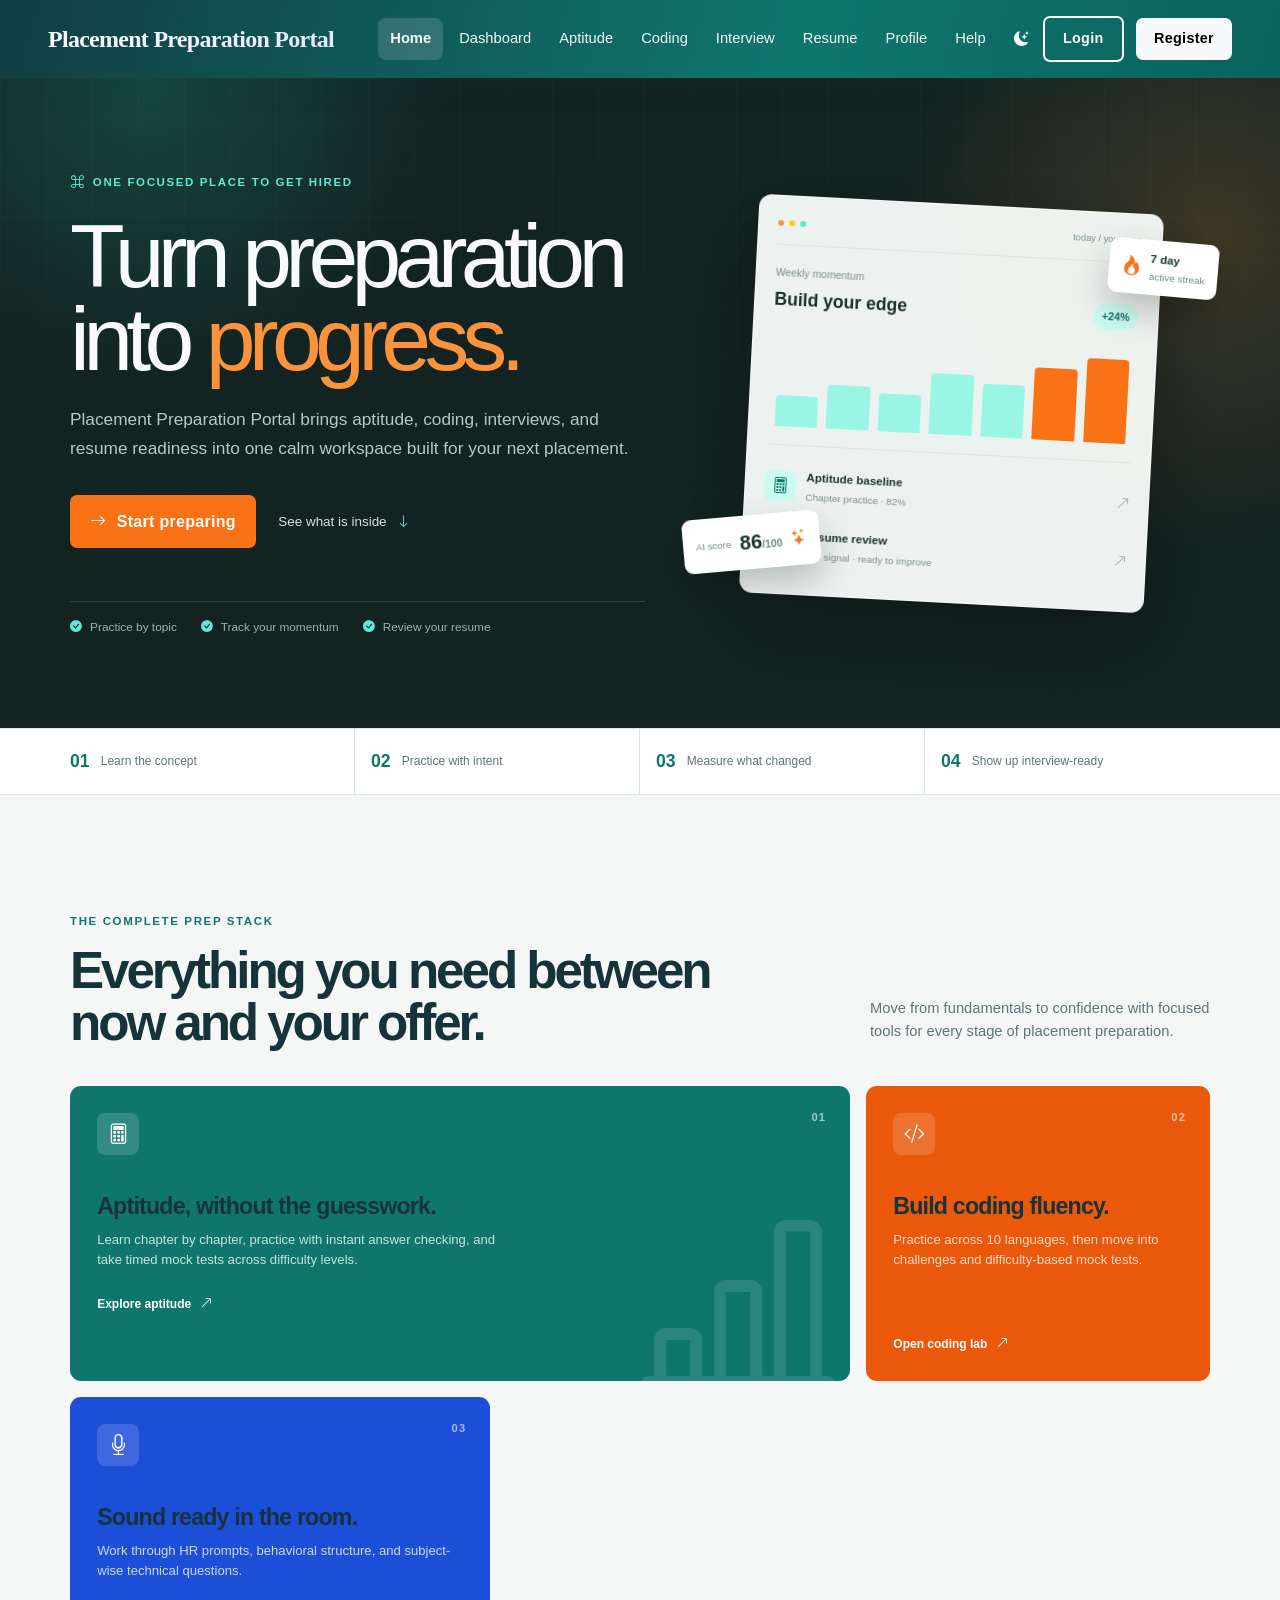
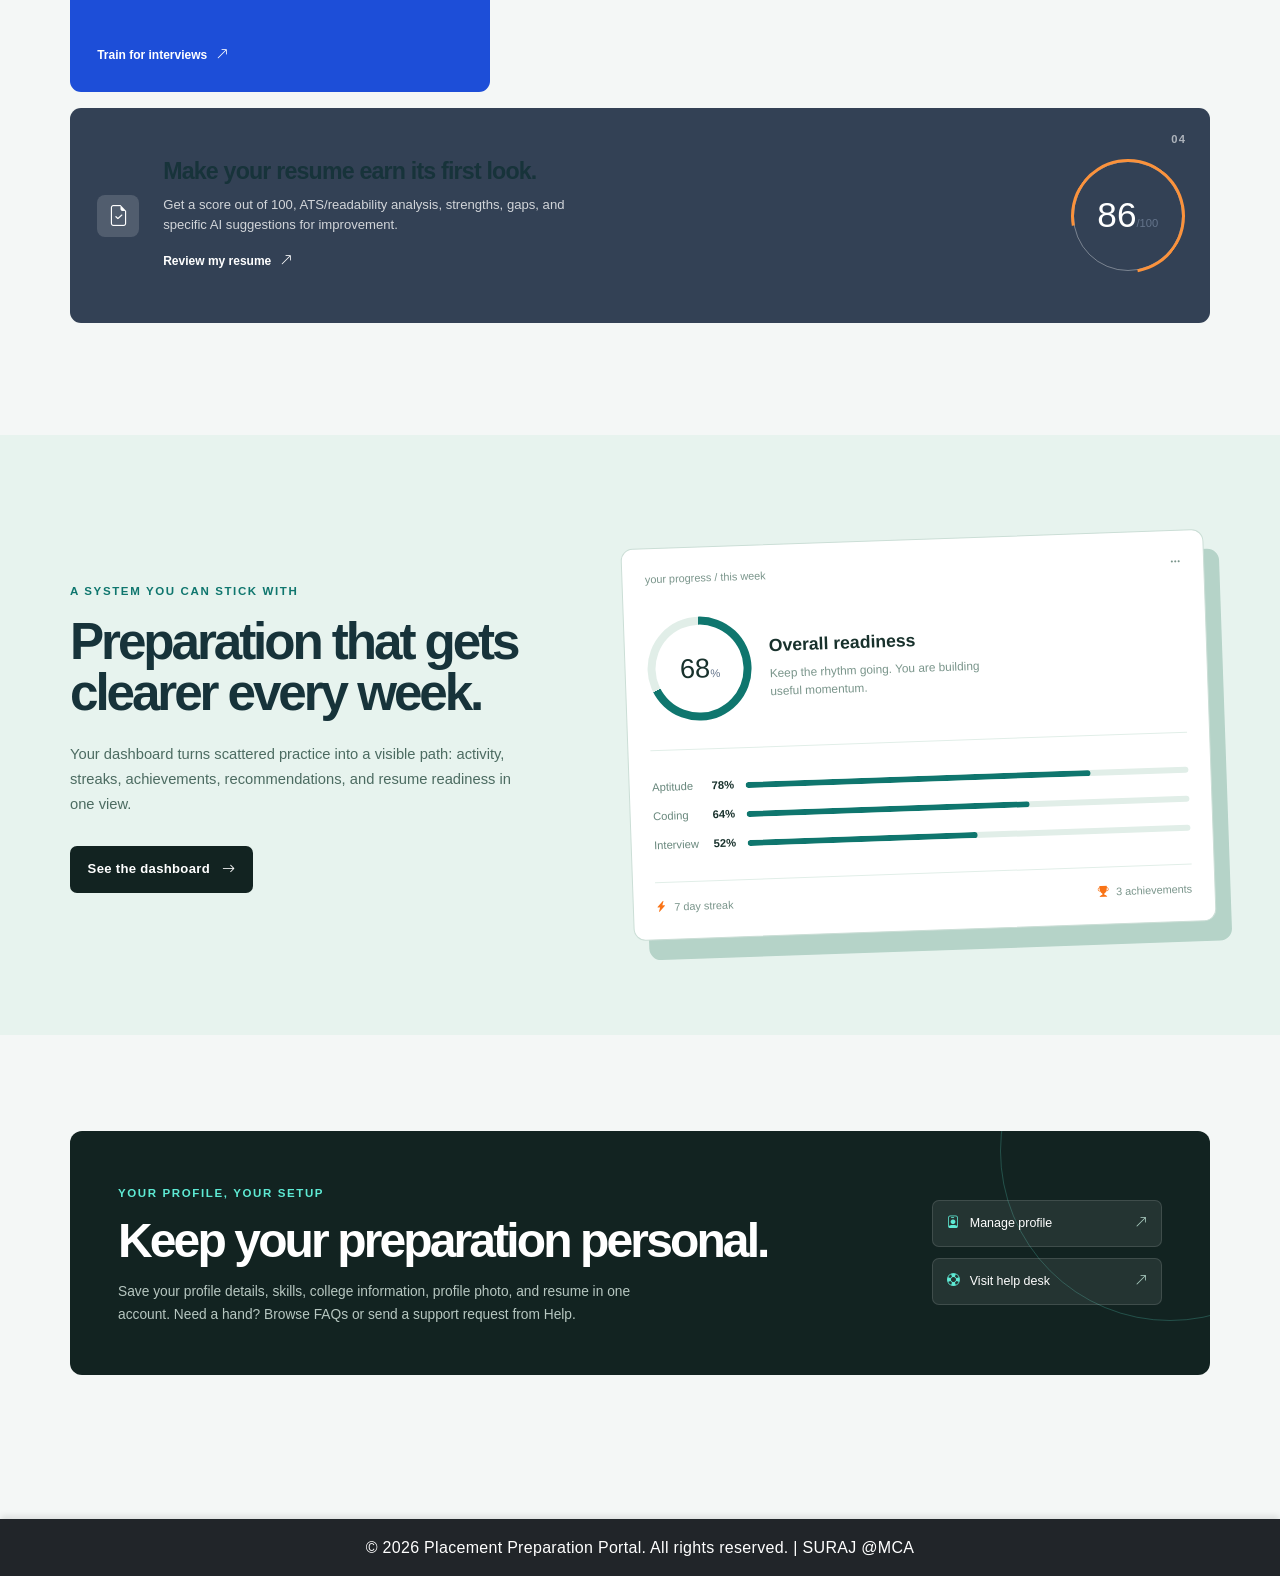
<file: frontend/index.html>
<!DOCTYPE html>
<html lang="en">
  <head>
    <meta charset="UTF-8" />
    <meta name="viewport" content="width=device-width, initial-scale=1.0" />
    <title>Placement Preparation Portal - Home</title>
    <link rel="preconnect" href="https://fonts.googleapis.com" />
    <link rel="preconnect" href="https://fonts.gstatic.com" crossorigin />
    <link
      href="https://fonts.googleapis.com/css2?family=Inter:wght@300;400;500;600;700;800&display=swap"
      rel="stylesheet"
    />
    <link
      href="https://cdn.jsdelivr.net/npm/bootstrap@5.3.0/dist/css/bootstrap.min.css"
      rel="stylesheet"
    />
    <link
      rel="stylesheet"
      href="https://cdn.jsdelivr.net/npm/bootstrap-icons@1.11.0/font/bootstrap-icons.css"
    />
    <link rel="stylesheet" href="assets/css/style.css?v=20260905" />
    <link rel="stylesheet" href="assets/css/home.css?v=20260905" />
    <!-- Google Identity Services -->
    <script src="https://accounts.google.com/gsi/client" async defer></script>
  </head>
  <body>
    <!-- Navigation -->
    <nav class="navbar navbar-expand-lg navbar-dark bg-primary">
      <div class="container-fluid">
        <a class="navbar-brand" href="/">Placement Preparation Portal</a>
        <button
          class="navbar-toggler"
          type="button"
          data-bs-toggle="collapse"
          data-bs-target="#navbarNav"
        >
          <span class="navbar-toggler-icon"></span>
        </button>
        <div class="collapse navbar-collapse" id="navbarNav">
          <ul class="navbar-nav ms-auto">
            <li class="nav-item">
              <a class="nav-link active" href="/">Home</a>
            </li>
            <li class="nav-item"><a class="nav-link" href="dashboard.html">Dashboard</a></li>
            <li class="nav-item">
              <a class="nav-link" href="aptitude.html">Aptitude</a>
            </li>
            <li class="nav-item">
              <a class="nav-link" href="coding.html">Coding</a>
            </li>
            <li class="nav-item">
              <a class="nav-link" href="interview.html">Interview</a>
            </li>
            <li class="nav-item">
              <a class="nav-link" href="resume.html">Resume</a>
            </li>
            <li class="nav-item">
              <a class="nav-link" href="profile.html">Profile</a>
            </li>
            <li class="nav-item">
              <a class="nav-link" href="help.html">Help</a>
            </li>
            <li class="nav-item">
              <button
                class="btn nav-link theme-toggle"
                id="themeToggle"
                onclick="toggleTheme()"
                title="Toggle Dark/Light Mode"
              >
                <i class="bi bi-moon-stars-fill" id="themeIcon"></i>
              </button>
            </li>
            <li class="nav-item" id="authNav">
              <!-- Dynamic content inserted by JavaScript -->
            </li>
          </ul>
        </div>
      </div>
    </nav>

    <main class="home-shell">
      <section class="home-hero">
        <div class="home-grid-pattern"></div>
        <div class="container home-hero-inner">
          <div class="hero-copy">
            <span class="home-eyebrow"><i class="bi bi-command"></i> One focused place to get hired</span>
            <div id="guestSection">
              <h1>Turn preparation into <em>progress.</em></h1>
              <p class="hero-lede">Placement Preparation Portal brings aptitude, coding, interviews, and resume readiness into one calm workspace built for your next placement.</p>
              <div class="hero-actions">
                <button class="btn home-primary-cta" data-bs-toggle="modal" data-bs-target="#registerModal"><i class="bi bi-arrow-right"></i> Start preparing</button>
                <a class="home-text-link" href="#platform"><span>See what is inside</span><i class="bi bi-arrow-down"></i></a>
              </div>
            </div>
            <div id="welcomeSection" class="welcome-panel" style="display: none">
              <span class="welcome-kicker">Your workspace is ready</span>
              <h1>Welcome back, <span id="userName">User</span>.</h1>
              <p class="hero-lede">Pick up where you left off and keep your preparation moving.</p>
              <div class="hero-actions"><a href="dashboard.html" class="btn home-primary-cta"><i class="bi bi-speedometer2"></i> Open dashboard</a><a href="aptitude.html" class="home-text-link"><span>Continue practicing</span><i class="bi bi-arrow-right"></i></a></div>
            </div>
            <div class="hero-trust"><span><i class="bi bi-check-circle-fill"></i> Practice by topic</span><span><i class="bi bi-check-circle-fill"></i> Track your momentum</span><span><i class="bi bi-check-circle-fill"></i> Review your resume</span></div>
          </div>
          <div class="hero-visual" aria-label="Placement Preparation Portal preparation overview">
            <div class="orbit orbit-one"></div><div class="orbit orbit-two"></div>
            <div class="hero-dashboard-card">
              <div class="mini-window-bar"><span></span><span></span><span></span><b>today / your prep</b></div>
              <div class="prep-header"><div><small>Weekly momentum</small><strong>Build your edge</strong></div><span class="prep-score">+24%</span></div>
              <div class="momentum-chart"><i style="height: 34%"></i><i style="height: 48%"></i><i style="height: 42%"></i><i style="height: 66%"></i><i style="height: 58%"></i><i style="height: 78%"></i><i style="height: 92%"></i></div>
              <div class="prep-divider"></div>
              <div class="prep-row"><span class="prep-icon teal"><i class="bi bi-calculator"></i></span><div><strong>Aptitude baseline</strong><small>Chapter practice · 82%</small></div><i class="bi bi-arrow-up-right"></i></div>
              <div class="prep-row"><span class="prep-icon orange"><i class="bi bi-file-earmark-bar-graph"></i></span><div><strong>Resume review</strong><small>ATS signal · ready to improve</small></div><i class="bi bi-arrow-up-right"></i></div>
            </div>
            <div class="floating-chip chip-score"><span>AI score</span><strong>86<span>/100</span></strong><i class="bi bi-stars"></i></div>
            <div class="floating-chip chip-streak"><i class="bi bi-fire"></i><span><strong>7 day</strong><small>active streak</small></span></div>
          </div>
        </div>
      </section>

      <section class="proof-strip"><div class="container proof-items"><div><strong>01</strong><span>Learn the concept</span></div><div><strong>02</strong><span>Practice with intent</span></div><div><strong>03</strong><span>Measure what changed</span></div><div><strong>04</strong><span>Show up interview-ready</span></div></div></section>

      <section id="platform" class="platform-section container">
        <div class="section-intro"><div><span class="home-eyebrow">The complete prep stack</span><h2>Everything you need between now and your offer.</h2></div><p>Move from fundamentals to confidence with focused tools for every stage of placement preparation.</p></div>
        <div class="module-grid">
          <a class="module-card module-wide module-aptitude" href="aptitude.html"><span class="module-number">01</span><span class="module-icon"><i class="bi bi-calculator"></i></span><div><h3>Aptitude, without the guesswork.</h3><p>Learn chapter by chapter, practice with instant answer checking, and take timed mock tests across difficulty levels.</p><span class="module-link">Explore aptitude <i class="bi bi-arrow-up-right"></i></span></div><span class="module-art"><i class="bi bi-bar-chart-line"></i></span></a>
          <a class="module-card module-coding" href="coding.html"><span class="module-number">02</span><span class="module-icon"><i class="bi bi-code-slash"></i></span><h3>Build coding fluency.</h3><p>Practice across 10 languages, then move into challenges and difficulty-based mock tests.</p><span class="module-link">Open coding lab <i class="bi bi-arrow-up-right"></i></span></a>
          <a class="module-card module-interview" href="interview.html"><span class="module-number">03</span><span class="module-icon"><i class="bi bi-mic"></i></span><h3>Sound ready in the room.</h3><p>Work through HR prompts, behavioral structure, and subject-wise technical questions.</p><span class="module-link">Train for interviews <i class="bi bi-arrow-up-right"></i></span></a>
          <a class="module-card module-resume" href="resume.html"><span class="module-number">04</span><span class="module-icon"><i class="bi bi-file-earmark-check"></i></span><div><h3>Make your resume earn its first look.</h3><p>Get a score out of 100, ATS/readability analysis, strengths, gaps, and specific AI suggestions for improvement.</p><span class="module-link">Review my resume <i class="bi bi-arrow-up-right"></i></span></div><span class="resume-mini-score">86<small>/100</small></span></a>
        </div>
      </section>

      <section class="workflow-section"><div class="container workflow-layout"><div class="workflow-copy"><span class="home-eyebrow">A system you can stick with</span><h2>Preparation that gets clearer every week.</h2><p>Your dashboard turns scattered practice into a visible path: activity, streaks, achievements, recommendations, and resume readiness in one view.</p><a href="dashboard.html" class="btn workflow-button">See the dashboard <i class="bi bi-arrow-right"></i></a></div><div class="workflow-board"><div class="board-top"><span>your progress / this week</span><i class="bi bi-three-dots"></i></div><div class="board-main"><div class="ring-progress"><span>68<small>%</small></span></div><div><strong>Overall readiness</strong><p>Keep the rhythm going. You are building useful momentum.</p></div></div><div class="board-bars"><div><span><b style="width: 78%"></b></span><label>Aptitude <em>78%</em></label></div><div><span><b style="width: 64%"></b></span><label>Coding <em>64%</em></label></div><div><span><b style="width: 52%"></b></span><label>Interview <em>52%</em></label></div></div><div class="board-bottom"><span><i class="bi bi-lightning-charge-fill"></i> 7 day streak</span><span><i class="bi bi-trophy-fill"></i> 3 achievements</span></div></div></div></section>

      <section class="support-section container"><div class="support-card"><div><span class="home-eyebrow">Your profile, your setup</span><h2>Keep your preparation personal.</h2><p>Save your profile details, skills, college information, profile photo, and resume in one account. Need a hand? Browse FAQs or send a support request from Help.</p></div><div class="support-actions"><a href="profile.html" class="support-link"><i class="bi bi-person-badge"></i><span>Manage profile</span><i class="bi bi-arrow-up-right"></i></a><a href="help.html" class="support-link"><i class="bi bi-life-preserver"></i><span>Visit help desk</span><i class="bi bi-arrow-up-right"></i></a></div></div></section>
    </main>

    <!-- Login Modal -->
    <div class="modal fade" id="loginModal" tabindex="-1" aria-labelledby="loginModalLabel" aria-hidden="true">
      <div class="modal-dialog modal-dialog-centered">
        <div class="modal-content shadow-lg border-0 rounded-4">
          <div class="modal-header border-bottom-0 pb-0">
            <h5 class="modal-title fw-bold" id="loginModalLabel">Welcome Back</h5>
            <button
              type="button"
              class="btn-close"
              data-bs-dismiss="modal"
              aria-label="Close"
            ></button>
          </div>
          <div class="modal-body px-4 pt-3 pb-4">
            <p class="text-muted small mb-4">Sign in to your Placement Preparation Portal account</p>
            <form id="loginForm">
              <div class="mb-3">
                <label class="form-label small fw-semibold">Email or username</label>
                <input
                  type="text"
                  class="form-control form-control-lg fs-6 rounded-3"
                  id="loginUsername"
                  placeholder="Enter your email or username"
                  required
                />
              </div>
              <div class="mb-3">
                <label class="form-label small fw-semibold">Password</label>
                <div class="password-input-wrapper">
                  <input
                    type="password"
                    class="form-control form-control-lg fs-6 rounded-3"
                    id="loginPassword"
                    placeholder="Enter your password"
                    required
                  />
                  <button type="button" class="password-toggle" data-password-toggle="loginPassword" aria-label="Show password" title="Show password">&#128065;</button>
                </div>
                <div class="password-requirements password-requirements-live">At least 8 characters, including uppercase, lowercase, number, and special character.</div>
              </div>
              <div class="text-end mb-3">
                <a href="forgot-password.html" class="small fw-semibold text-primary">Forgot password?</a>
              </div>
              <div id="loginError" class="alert alert-danger py-2 small d-none"></div>
              <a id="resendVerificationLink" href="resend-verification.html" class="small fw-semibold text-primary d-none">Resend verification email</a>
              <button type="submit" class="btn btn-primary btn-lg w-100 rounded-3 fw-semibold shadow-sm mb-3">Sign In</button>
            </form>

            <div class="auth-divider my-3 d-flex align-items-center">
              <div class="flex-grow-1 border-top"></div>
              <span class="px-3 text-muted small fw-semibold">OR</span>
              <div class="flex-grow-1 border-top"></div>
            </div>

            <!-- Google Sign-In Container -->
            <div id="googleSignInBtn" class="d-flex justify-content-center">
              <a href="/auth/google/login" class="btn btn-outline-secondary w-100 d-flex align-items-center justify-content-center gap-2 google-btn shadow-sm py-2 text-decoration-none">
                <svg width="18" height="18" viewBox="0 0 18 18" xmlns="http://www.w3.org/2000/svg">
                  <path d="M17.64 9.2c0-.637-.057-1.251-.164-1.84H9v3.481h4.844c-.209 1.125-.843 2.078-1.796 2.717v2.258h2.908c1.702-1.567 2.684-3.874 2.684-6.616z" fill="#4285F4"/>
                  <path d="M9 18c2.43 0 4.467-.806 5.956-2.184l-2.908-2.258c-.806.54-1.837.86-3.048.86-2.344 0-4.328-1.584-5.036-3.711H.957v2.332C2.438 15.983 5.482 18 9 18z" fill="#34A853"/>
                  <path d="M3.964 10.707c-.18-.54-.282-1.117-.282-1.707s.102-1.167.282-1.707V4.961H.957C.347 6.175 0 7.55 0 9s.347 2.825.957 4.039l3.007-2.332z" fill="#FBBC05"/>
                  <path d="M9 3.58c1.321 0 2.508.454 3.44 1.345l2.582-2.58C13.463.891 11.426 0 9 0 5.482 0 2.438 2.017.957 4.961L3.964 7.293C4.672 5.166 6.656 3.58 9 3.58z" fill="#EA4335"/>
                </svg>
                <span class="fw-medium">Continue with Google</span>
              </a>
            </div>

            <div class="text-center mt-4">
              <span class="text-muted small">Don't have an account?</span>
              <a href="#" class="small fw-semibold text-primary ms-1" data-bs-toggle="modal" data-bs-target="#registerModal" data-bs-dismiss="modal">Create an account</a>
            </div>
          </div>
        </div>
      </div>
    </div>

    <!-- Register Modal -->
    <div class="modal fade" id="registerModal" tabindex="-1" aria-labelledby="registerModalLabel" aria-hidden="true">
      <div class="modal-dialog modal-lg modal-dialog-centered">
        <div class="modal-content shadow-lg border-0 rounded-4">
          <div class="modal-header border-bottom-0 pb-0">
            <h5 class="modal-title fw-bold" id="registerModalLabel">Create Account</h5>
            <button
              type="button"
              class="btn-close"
              data-bs-dismiss="modal"
              aria-label="Close"
            ></button>
          </div>
          <div class="modal-body px-4 pt-3 pb-4">
            <p class="text-muted small mb-4">Start your placement preparation journey</p>
            <form id="registerForm">
              <div class="row g-3">
                <div class="col-md-6">
                  <label class="form-label small fw-semibold">Full Name *</label>
                  <input
                    type="text"
                    class="form-control rounded-3"
                    id="regName"
                    placeholder="e.g. John Doe"
                    required
                  />
                </div>
                <div class="col-md-6">
                  <label class="form-label small fw-semibold">Email Address *</label>
                  <input
                    type="email"
                    class="form-control rounded-3"
                    id="regEmail"
                    placeholder="john@example.com"
                    required
                  />
                </div>
                <div class="col-md-6">
                  <label class="form-label small fw-semibold">Username *</label>
                  <input
                    type="text"
                    class="form-control rounded-3"
                    id="regUsername"
                    placeholder="Choose a username"
                    required
                  />
                </div>
                <div class="col-md-6">
                  <label class="form-label small fw-semibold">Password *</label>
                  <div class="password-input-wrapper">
                    <input
                      type="password"
                      class="form-control rounded-3"
                      id="regPassword"
                      placeholder="Create a strong password"
                      required
                    />
                    <button type="button" class="password-toggle" data-password-toggle="regPassword" aria-label="Show password" title="Show password">&#128065;</button>
                  </div>
                  <div class="password-requirements">At least 8 characters, including uppercase, lowercase, number, and special character.</div>
                </div>
                <div class="col-md-6">
                  <label class="form-label small fw-semibold">Phone Number</label>
                  <input type="tel" class="form-control rounded-3" id="regPhone" placeholder="e.g. 9876543210" />
                </div>
                <div class="col-md-6">
                  <label class="form-label small fw-semibold">College / University</label>
                  <input type="text" class="form-control rounded-3" id="regCollege" placeholder="e.g. National Institute" />
                </div>
                <div class="col-md-6">
                  <label class="form-label small fw-semibold">Degree / Course</label>
                  <input type="text" class="form-control rounded-3" id="regCourse" placeholder="e.g. B.Tech Computer Science" />
                </div>
                <div class="col-md-6">
                  <label class="form-label small fw-semibold">Skills (comma separated)</label>
                  <input type="text" class="form-control rounded-3" id="regSkills" placeholder="e.g. Python, SQL, Java" />
                </div>
              </div>
              <div id="registerError" class="alert alert-danger py-2 small d-none mt-3"></div>
              <div id="registerSuccess" class="alert alert-success py-2 small d-none mt-3"></div>
              <button type="submit" class="btn btn-primary btn-lg w-100 rounded-3 fw-semibold shadow-sm mt-4 mb-3">
                Register Account
              </button>
            </form>

            <div class="auth-divider my-3 d-flex align-items-center">
              <div class="flex-grow-1 border-top"></div>
              <span class="px-3 text-muted small fw-semibold">OR</span>
              <div class="flex-grow-1 border-top"></div>
            </div>

            <!-- Google Sign-Up Container -->
            <div id="googleSignUpBtn" class="d-flex justify-content-center">
              <a href="/auth/google/login" class="btn btn-outline-secondary w-100 d-flex align-items-center justify-content-center gap-2 google-btn shadow-sm py-2 text-decoration-none">
                <svg width="18" height="18" viewBox="0 0 18 18" xmlns="http://www.w3.org/2000/svg">
                  <path d="M17.64 9.2c0-.637-.057-1.251-.164-1.84H9v3.481h4.844c-.209 1.125-.843 2.078-1.796 2.717v2.258h2.908c1.702-1.567 2.684-3.874 2.684-6.616z" fill="#4285F4"/>
                  <path d="M9 18c2.43 0 4.467-.806 5.956-2.184l-2.908-2.258c-.806.54-1.837.86-3.048.86-2.344 0-4.328-1.584-5.036-3.711H.957v2.332C2.438 15.983 5.482 18 9 18z" fill="#34A853"/>
                  <path d="M3.964 10.707c-.18-.54-.282-1.117-.282-1.707s.102-1.167.282-1.707V4.961H.957C.347 6.175 0 7.55 0 9s.347 2.825.957 4.039l3.007-2.332z" fill="#FBBC05"/>
                  <path d="M9 3.58c1.321 0 2.508.454 3.44 1.345l2.582-2.58C13.463.891 11.426 0 9 0 5.482 0 2.438 2.017.957 4.961L3.964 7.293C4.672 5.166 6.656 3.58 9 3.58z" fill="#EA4335"/>
                </svg>
                <span class="fw-medium">Sign up with Google</span>
              </a>
            </div>

            <div class="text-center mt-3">
              <span class="text-muted small">Already have an account?</span>
              <a href="#" class="small fw-semibold text-primary ms-1" data-bs-toggle="modal" data-bs-target="#loginModal" data-bs-dismiss="modal">Sign in</a>
            </div>
          </div>
        </div>
      </div>
    </div>

    <!-- Footer -->
    <footer class="bg-dark text-white text-center py-3 mt-5">
      <p class="mb-0">
        &copy; 2026 Placement Preparation Portal. All rights reserved. | SURAJ @MCA
      </p>
    </footer>

    <script src="https://cdn.jsdelivr.net/npm/bootstrap@5.3.0/dist/js/bootstrap.bundle.min.js"></script>
    <script src="assets/js/main.js?v=20260915"></script>
  </body>
</html>
</file>
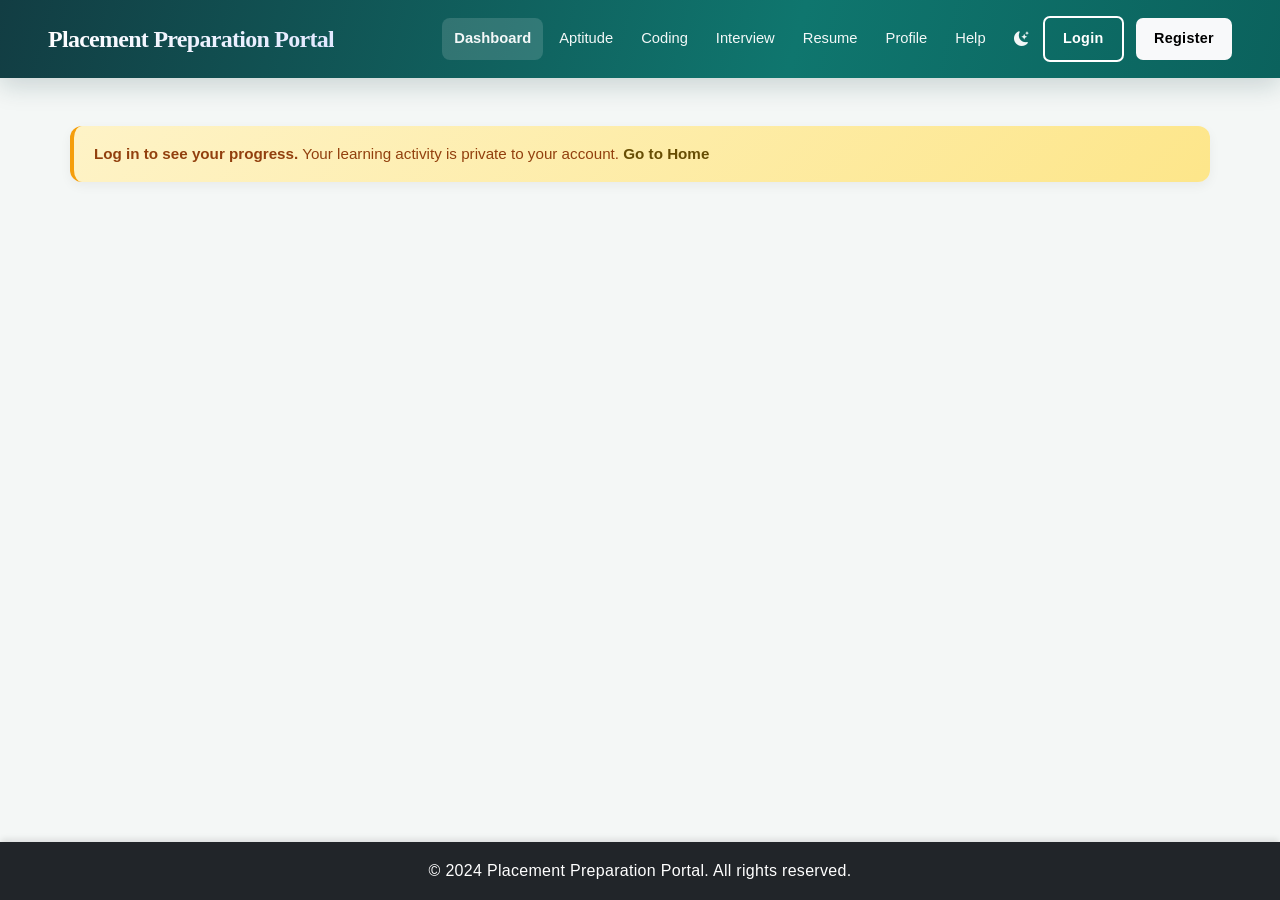
<file: frontend/dashboard.html>
<!DOCTYPE html>
<html lang="en">
  <head>
    <meta charset="UTF-8" />
    <meta name="viewport" content="width=device-width, initial-scale=1.0" />
    <title>Dashboard - Placement Preparation Portal</title>
    <link rel="preconnect" href="https://fonts.googleapis.com" />
    <link rel="preconnect" href="https://fonts.gstatic.com" crossorigin />
    <link href="https://fonts.googleapis.com/css2?family=Inter:wght@300;400;500;600;700;800&display=swap" rel="stylesheet" />
    <link href="https://cdn.jsdelivr.net/npm/bootstrap@5.3.0/dist/css/bootstrap.min.css" rel="stylesheet" />
    <link href="https://cdn.jsdelivr.net/npm/bootstrap-icons@1.11.0/font/bootstrap-icons.css" rel="stylesheet" />
    <link rel="stylesheet" href="assets/css/style.css?v=20260905" />
    <link rel="stylesheet" href="assets/css/dashboard.css?v=20260905" />
  </head>
  <body>
    <nav class="navbar navbar-expand-lg navbar-dark bg-primary">
      <div class="container-fluid">
        <a class="navbar-brand" href="/">Placement Preparation Portal</a>
        <button class="navbar-toggler" type="button" data-bs-toggle="collapse" data-bs-target="#navbarNav"><span class="navbar-toggler-icon"></span></button>
        <div class="collapse navbar-collapse" id="navbarNav">
          <ul class="navbar-nav ms-auto">
            <li class="nav-item"><a class="nav-link active" href="dashboard.html">Dashboard</a></li>
            <li class="nav-item"><a class="nav-link" href="aptitude.html">Aptitude</a></li>
            <li class="nav-item"><a class="nav-link" href="coding.html">Coding</a></li>
            <li class="nav-item"><a class="nav-link" href="interview.html">Interview</a></li>
            <li class="nav-item"><a class="nav-link" href="resume.html">Resume</a></li>
            <li class="nav-item"><a class="nav-link" href="profile.html">Profile</a></li>
            <li class="nav-item"><a class="nav-link" href="help.html">Help</a></li>
            <li class="nav-item"><button class="btn nav-link theme-toggle" id="themeToggle" onclick="toggleTheme()" title="Toggle Dark/Light Mode"><i class="bi bi-moon-stars-fill" id="themeIcon"></i></button></li>
            <li class="nav-item" id="authNav"></li>
          </ul>
        </div>
      </div>
    </nav>

    <main class="container dashboard-page py-5">
      <div id="dashboardLoading" class="dashboard-loading" aria-live="polite"><div class="skeleton-line wide"></div><div class="skeleton-line short"></div><div class="skeleton-grid"><div></div><div></div><div></div><div></div></div><div class="skeleton-panel"></div></div>
      <div id="dashboardLoggedOut" class="alert alert-warning d-none"><strong>Log in to see your progress.</strong> Your learning activity is private to your account. <a href="/" class="alert-link">Go to Home</a></div>
      <div id="dashboardError" class="alert alert-danger d-none" role="alert"><strong>We could not load your dashboard.</strong> <span id="dashboardErrorMessage"></span> <button class="btn btn-sm btn-outline-danger ms-2" id="retryDashboard">Try again</button></div>

      <section id="dashboardContent" class="d-none">
        <header class="dashboard-header d-flex flex-wrap justify-content-between align-items-end gap-3 mb-4">
          <div><span class="dashboard-eyebrow">Your preparation desk</span><h1 class="mb-2">Good to see you, <span id="dashboardUserName">Learner</span>.</h1><p class="text-muted mb-0">A clear view of what you have practiced and what will move you forward next.</p></div>
          <a class="btn btn-primary dashboard-action" href="aptitude.html"><i class="bi bi-play-fill me-2"></i>Continue preparing</a>
        </header>

        <div id="newUserNotice" class="dashboard-onboarding d-none mb-4"><div class="onboarding-icon"><i class="bi bi-compass"></i></div><div><h2 class="h5 mb-1">Your dashboard starts here</h2><p class="mb-0 text-muted">Try a few questions, explore an interview topic, or review your resume. Your activity will turn into a personal progress path.</p></div></div>

        <div class="row g-4 mb-4">
          <div class="col-lg-4"><article class="dashboard-card overall-card h-100"><div class="card-body p-4"><div class="d-flex justify-content-between align-items-start"><div><span class="dashboard-label">Overall progress</span><h2 class="display-score" id="overallProgress">0%</h2><p class="text-muted small mb-0">Weighted across your preparation areas</p></div><div class="progress-ring" id="progressRing"><span>0%</span></div></div><div class="overall-meta mt-4"><span><i class="bi bi-lightning-charge-fill"></i><strong id="activeStreak">0</strong> day streak</span><span><i class="bi bi-activity"></i><strong id="activityCount">0</strong> activities</span></div></div></article></div>
          <div class="col-lg-8"><div class="row g-3 kpi-grid"><div class="col-6 col-md-3"><article class="dashboard-card kpi-card"><i class="bi bi-check2-square kpi-icon teal"></i><strong id="questionsAnswered">0</strong><span>Questions answered</span></article></div><div class="col-6 col-md-3"><article class="dashboard-card kpi-card"><i class="bi bi-bullseye kpi-icon amber"></i><strong id="correctAnswers">0</strong><span>Correct answers</span></article></div><div class="col-6 col-md-3"><article class="dashboard-card kpi-card"><i class="bi bi-trophy kpi-icon coral"></i><strong id="challengesCompleted">0</strong><span>Challenges completed</span></article></div><div class="col-6 col-md-3"><article class="dashboard-card kpi-card"><i class="bi bi-file-earmark-check kpi-icon blue"></i><strong id="resumeReviews">0</strong><span>Resume reviews</span></article></div></div></div>
        </div>

        <div class="row g-4 mb-4">
          <div class="col-lg-7"><article class="dashboard-card h-100"><div class="card-body p-4"><div class="section-heading"><div><span class="dashboard-label">Preparation map</span><h2 class="h5 mb-0">Your areas of progress</h2></div><span class="text-muted small">Completed / available</span></div><div id="progressModules" class="progress-modules"></div></div></article></div>
          <div class="col-lg-5"><article class="dashboard-card h-100"><div class="card-body p-4"><div class="section-heading"><div><span class="dashboard-label">Momentum</span><h2 class="h5 mb-0">Last 7 days</h2></div><i class="bi bi-bar-chart-line text-primary fs-4"></i></div><div id="activityChart" class="activity-chart" role="img" aria-label="Activity over the last seven days"></div><p id="chartEmpty" class="text-muted small d-none mb-0">No activity yet. Your first completed action will appear here.</p></div></article></div>
        </div>

        <div class="row g-4 mb-4">
          <div class="col-lg-7"><article class="dashboard-card h-100"><div class="card-body p-4"><div class="section-heading"><div><span class="dashboard-label">Keep moving</span><h2 class="h5 mb-0">Recommended next steps</h2></div><i class="bi bi-arrow-up-right-circle text-primary fs-4"></i></div><div id="recommendations" class="recommendations"></div></div></article></div>
          <div class="col-lg-5"><article class="dashboard-card h-100"><div class="card-body p-4"><div class="section-heading"><div><span class="dashboard-label">Milestones</span><h2 class="h5 mb-0">Achievements</h2></div><i class="bi bi-award text-warning fs-4"></i></div><div id="achievements" class="achievements"></div></div></article></div>
        </div>

        <article class="dashboard-card mb-4"><div class="card-body p-4"><div class="section-heading"><div><span class="dashboard-label">Your trail</span><h2 class="h5 mb-0">Recent activity</h2></div><span id="recentActivityCount" class="text-muted small"></span></div><div id="recentActivity" class="recent-activity"></div></div></article>
      </section>
    </main>
    <footer class="bg-dark text-white text-center py-3 mt-auto"><p class="mb-0">&copy; 2024 Placement Preparation Portal. All rights reserved.</p></footer>
    <script src="https://cdn.jsdelivr.net/npm/bootstrap@5.3.0/dist/js/bootstrap.bundle.min.js"></script><script src="assets/js/main.js?v=20260915"></script><script src="assets/js/dashboard.js?v=20260905"></script>
  </body>
</html>
</file>
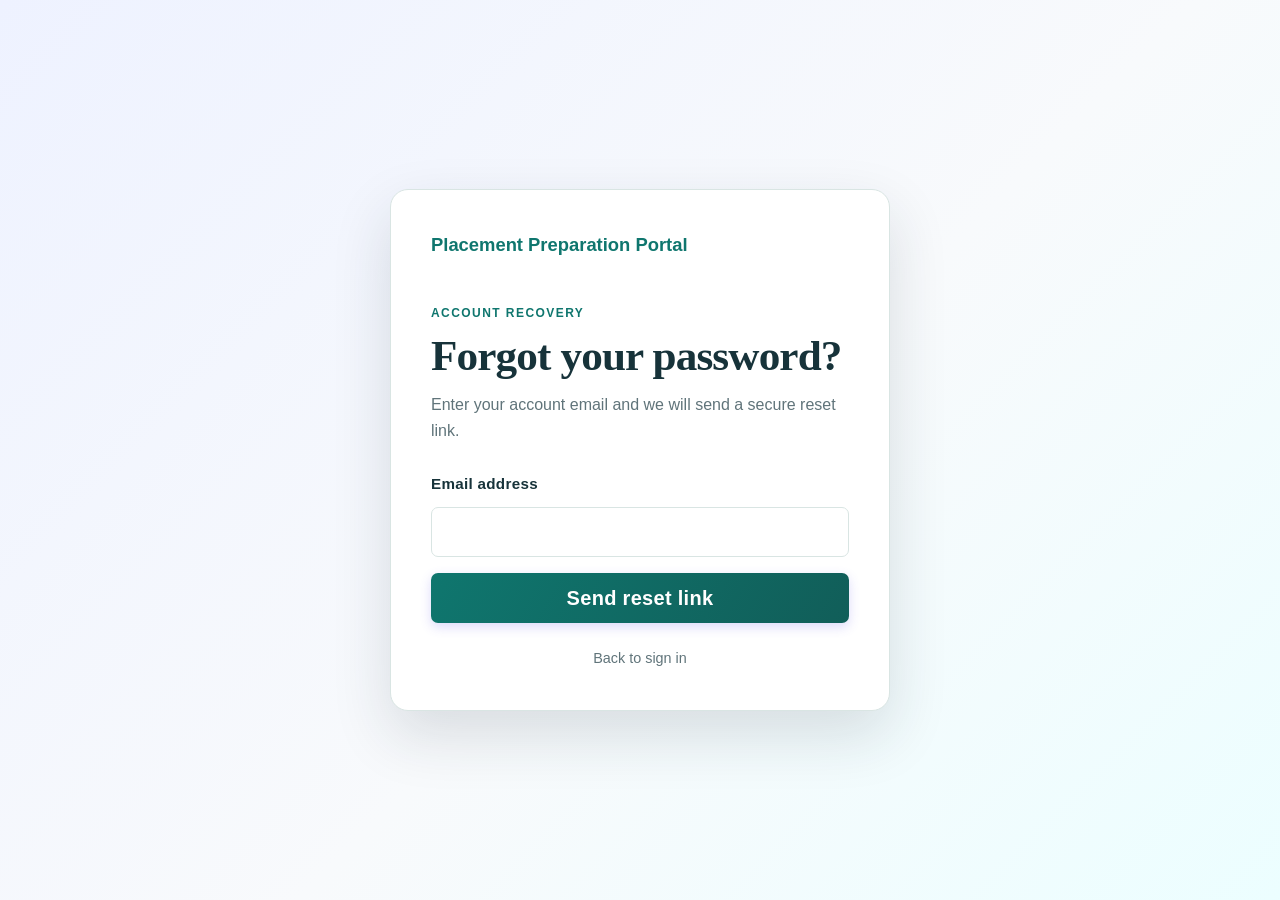
<file: frontend/forgot-password.html>
<!DOCTYPE html>
<html lang="en">
  <head>
    <meta charset="UTF-8" />
    <meta name="viewport" content="width=device-width, initial-scale=1.0" />
    <title>Forgot Password - Placement Preparation Portal</title>
    <link rel="preconnect" href="https://fonts.googleapis.com" />
    <link rel="preconnect" href="https://fonts.gstatic.com" crossorigin />
    <link href="https://fonts.googleapis.com/css2?family=Inter:wght@400;500;600;700;800&display=swap" rel="stylesheet" />
    <link href="https://cdn.jsdelivr.net/npm/bootstrap@5.3.0/dist/css/bootstrap.min.css" rel="stylesheet" />
    <link rel="stylesheet" href="assets/css/style.css?v=20260905" />
    <link rel="stylesheet" href="assets/css/password-reset.css?v=20260915" />
  </head>
  <body class="password-page">
    <main class="password-shell">
      <section class="password-card">
        <a class="password-brand" href="/">Placement Preparation Portal</a>
        <span class="password-kicker">Account recovery</span>
        <h1>Forgot your password?</h1>
        <p class="password-copy">Enter your account email and we will send a secure reset link.</p>
        <form id="forgotPasswordForm" novalidate>
          <label for="forgotEmail" class="form-label">Email address</label>
          <input id="forgotEmail" name="email" type="email" class="form-control form-control-lg" autocomplete="email" required />
          <div id="forgotError" class="alert alert-danger py-2 small d-none mt-3" role="alert"></div>
          <div id="forgotSuccess" class="alert alert-success py-2 small d-none mt-3" role="status"></div>
          <button id="forgotSubmit" type="submit" class="btn btn-primary btn-lg w-100 mt-3">Send reset link</button>
        </form>
        <a href="/" class="password-back">Back to sign in</a>
      </section>
    </main>
    <script src="assets/js/password-reset.js?v=20260915"></script>
  </body>
</html>
</file>
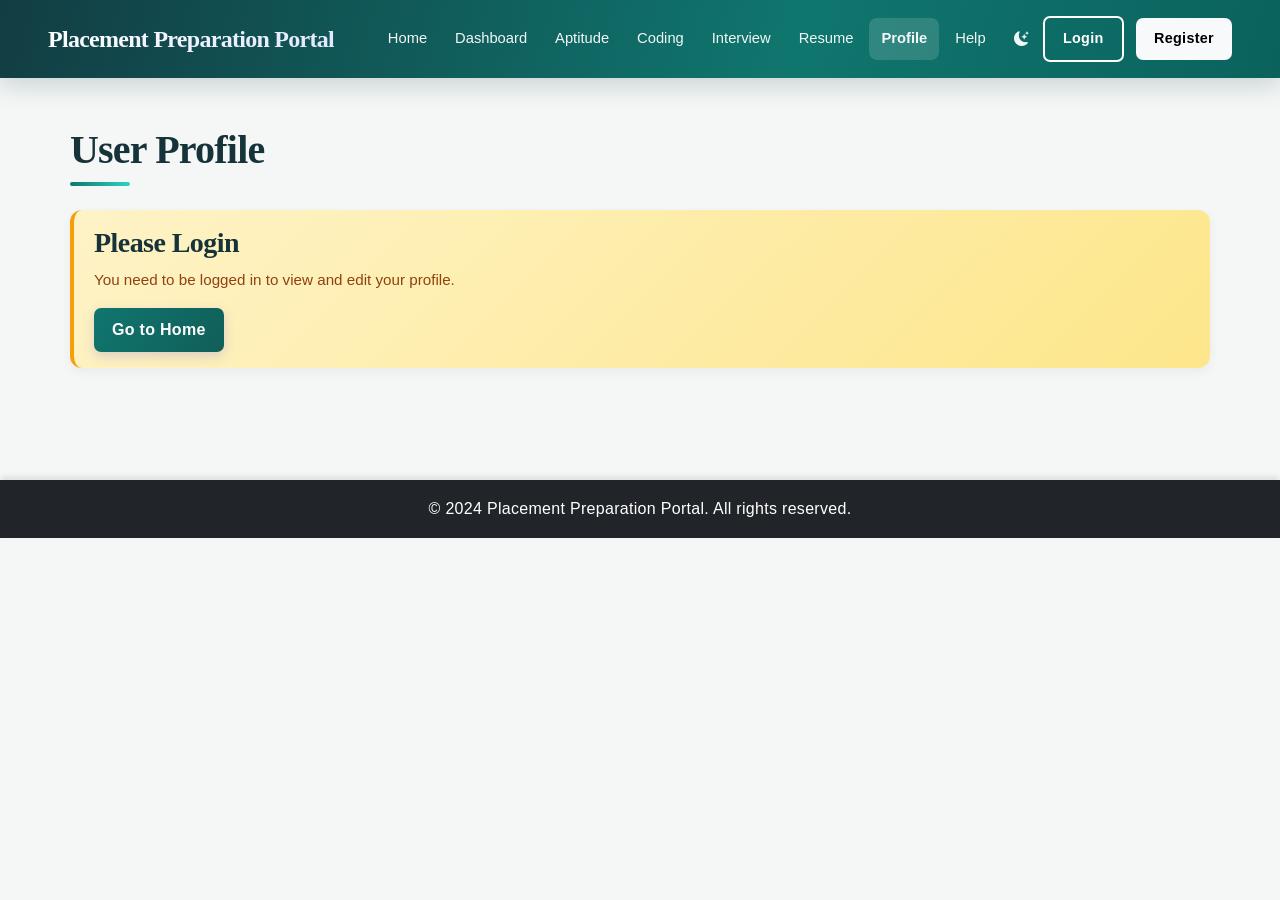
<file: frontend/profile.html>
<!DOCTYPE html>
<html lang="en">
  <head>
    <meta charset="UTF-8" />
    <meta name="viewport" content="width=device-width, initial-scale=1.0" />
    <title>Profile - Placement Preparation Portal</title>
    <link rel="preconnect" href="https://fonts.googleapis.com" />
    <link rel="preconnect" href="https://fonts.gstatic.com" crossorigin />
    <link
      href="https://fonts.googleapis.com/css2?family=Inter:wght@300;400;500;600;700;800&display=swap"
      rel="stylesheet"
    />
    <link
      href="https://cdn.jsdelivr.net/npm/bootstrap@5.3.0/dist/css/bootstrap.min.css"
      rel="stylesheet"
    />
    <link
      rel="stylesheet"
      href="https://cdn.jsdelivr.net/npm/bootstrap-icons@1.11.0/font/bootstrap-icons.css"
    />
    <link rel="stylesheet" href="assets/css/style.css?v=20260905" />
  </head>
  <body>
    <!-- Navigation -->
    <nav class="navbar navbar-expand-lg navbar-dark bg-primary">
      <div class="container-fluid">
        <a class="navbar-brand" href="/">Placement Preparation Portal</a>
        <button
          class="navbar-toggler"
          type="button"
          data-bs-toggle="collapse"
          data-bs-target="#navbarNav"
        >
          <span class="navbar-toggler-icon"></span>
        </button>
        <div class="collapse navbar-collapse" id="navbarNav">
          <ul class="navbar-nav ms-auto">
            <li class="nav-item"><a class="nav-link" href="/">Home</a></li>
            <li class="nav-item"><a class="nav-link" href="dashboard.html">Dashboard</a></li>
            <li class="nav-item">
              <a class="nav-link" href="aptitude.html">Aptitude</a>
            </li>
            <li class="nav-item">
              <a class="nav-link" href="coding.html">Coding</a>
            </li>
            <li class="nav-item">
              <a class="nav-link" href="interview.html">Interview</a>
            </li>
            <li class="nav-item">
              <a class="nav-link" href="resume.html">Resume</a>
            </li>
            <li class="nav-item">
              <a class="nav-link active" href="profile.html">Profile</a>
            </li>
            <li class="nav-item">
              <a class="nav-link" href="help.html">Help</a>
            </li>
            <li class="nav-item">
              <button
                class="btn nav-link theme-toggle"
                id="themeToggle"
                onclick="toggleTheme()"
                title="Toggle Dark/Light Mode"
              >
                <i class="bi bi-moon-stars-fill" id="themeIcon"></i>
              </button>
            </li>
            <li class="nav-item" id="authNav"></li>
          </ul>
        </div>
      </div>
    </nav>

    <div class="container my-5">
      <h2 class="mb-4">User Profile</h2>

      <div id="profileContent">
        <div class="row">
          <div class="col-md-8">
            <div class="card">
              <div class="card-body">
                <h5 class="card-title mb-4">Personal Information</h5>
                <form id="profileForm">
                  <div class="row mb-3">
                    <div class="col-md-6">
                      <label class="form-label">Full Name</label>
                      <input
                        type="text"
                        class="form-control"
                        id="profileName"
                        required
                      />
                    </div>
                    <div class="col-md-6">
                      <label class="form-label">Username</label>
                      <input
                        type="text"
                        class="form-control"
                        id="profileUsername"
                        disabled
                      />
                    </div>
                  </div>
                  <div class="row mb-3">
                    <div class="col-md-6">
                      <label class="form-label">Email</label>
                      <input
                        type="email"
                        class="form-control"
                        id="profileEmail"
                        required
                      />
                    </div>
                    <div class="col-md-6">
                      <label class="form-label">Phone</label>
                      <input
                        type="tel"
                        class="form-control"
                        id="profilePhone"
                      />
                    </div>
                  </div>
                  <div class="row mb-3">
                    <div class="col-md-6">
                      <label class="form-label">College</label>
                      <input
                        type="text"
                        class="form-control"
                        id="profileCollege"
                      />
                    </div>
                    <div class="col-md-6">
                      <label class="form-label">Course</label>
                      <input
                        type="text"
                        class="form-control"
                        id="profileCourse"
                      />
                    </div>
                  </div>
                  <div class="mb-3">
                    <label class="form-label">Skills (comma separated)</label>
                    <input
                      type="text"
                      class="form-control"
                      id="profileSkills"
                    />
                  </div>
                  <div class="row mb-3">
                    <div class="col-md-6">
                      <label class="form-label">Profile Photo</label>
                      <input
                        type="file"
                        class="form-control"
                        id="profilePhoto"
                        accept="image/*"
                      />
                      <small class="text-muted" id="currentPhoto"></small>
                    </div>
                    <div class="col-md-6">
                      <label class="form-label">Resume</label>
                      <input
                        type="file"
                        class="form-control"
                        id="profileResume"
                        accept=".pdf,.doc,.docx"
                      />
                      <small class="text-muted" id="currentResume"></small>
                    </div>
                  </div>
                  <div id="profileMessage" class="alert d-none"></div>
                  <button type="submit" class="btn btn-primary">
                    Update Profile
                  </button>
                </form>
              </div>
            </div>
          </div>

          <div class="col-md-4">
            <div class="card">
              <div class="card-body text-center">
                <h5 class="card-title mb-4">Profile Photo</h5>
                <div class="profile-photo-container mb-3">
                  <div
                    id="displayProfilePhoto"
                    class="profile-photo-preview"
                    style="
                      width: 200px;
                      height: 200px;
                      margin: 0 auto;
                      border-radius: 50%;
                      border: 4px solid #d4af37;
                      box-shadow: 0 4px 12px rgba(212, 175, 55, 0.3);
                      display: flex;
                      align-items: center;
                      justify-content: center;
                      background: linear-gradient(
                        135deg,
                        #667eea 0%,
                        #764ba2 100%
                      );
                      color: white;
                      font-size: 72px;
                      font-weight: bold;
                    "
                  >
                    👤
                  </div>
                </div>
                <p class="text-muted small" id="photoFileName">
                  No photo uploaded
                </p>
                <button
                  type="button"
                  class="btn btn-outline-primary btn-sm"
                  onclick="document.getElementById('profilePhoto').click()"
                >
                  Change Photo
                </button>
              </div>
            </div>
          </div>
        </div>
      </div>

      <div id="notLoggedIn" style="display: none">
        <div class="alert alert-warning">
          <h4>Please Login</h4>
          <p>You need to be logged in to view and edit your profile.</p>
          <a href="/" class="btn btn-primary">Go to Home</a>
        </div>
      </div>
    </div>

    <footer class="bg-dark text-white text-center py-3 mt-5">
      <p class="mb-0">
        &copy; 2024 Placement Preparation Portal. All rights reserved.
      </p>
    </footer>

    <script src="https://cdn.jsdelivr.net/npm/bootstrap@5.3.0/dist/js/bootstrap.bundle.min.js"></script>
    <script src="assets/js/main.js?v=20260915"></script>
    <script>
      // Load auth modals and check authentication
      loadAuthModals();
      checkAuth();
      loadProfile();

      async function loadProfile() {
        const token = getAuthToken();
        if (!token) {
          document.getElementById("profileContent").style.display = "none";
          document.getElementById("notLoggedIn").style.display = "block";
          return;
        }

        try {
          const response = await fetch(`/api/profile?token=${token}`);
          const data = await response.json();

          if (data.success) {
            const user = data.user;
            document.getElementById("profileName").value = user.name || "";
            document.getElementById("profileUsername").value =
              user.username || "";
            document.getElementById("profileEmail").value = user.email || "";
            document.getElementById("profilePhone").value = user.phone || "";
            document.getElementById("profileCollege").value =
              user.college || "";
            document.getElementById("profileCourse").value = user.course || "";
            document.getElementById("profileSkills").value = user.skills || "";

            if (user.photo) {
              document.getElementById(
                "currentPhoto"
              ).textContent = `Current: ${user.photo}`;
              // Display the uploaded photo
              const photoDisplay = document.getElementById(
                "displayProfilePhoto"
              );
              photoDisplay.style.backgroundImage = `url('/uploads/${user.photo}')`;
              photoDisplay.style.backgroundSize = "cover";
              photoDisplay.style.backgroundPosition = "center";
              photoDisplay.textContent = "";
              document.getElementById("photoFileName").textContent = user.photo;
            }
            if (user.resume) {
              document.getElementById(
                "currentResume"
              ).textContent = `Current: ${user.resume}`;
            }
          } else {
            showMessage("profileMessage", data.message, "danger");
          }
        } catch (error) {
          showMessage("profileMessage", "Error loading profile", "danger");
        }
      }

      document
        .getElementById("profileForm")
        .addEventListener("submit", async (e) => {
          e.preventDefault();

          const token = getAuthToken();
          if (!token) {
            showMessage("profileMessage", "Please login first", "danger");
            return;
          }

          const formData = new FormData();
          formData.append("token", token);
          formData.append("name", document.getElementById("profileName").value);
          formData.append(
            "email",
            document.getElementById("profileEmail").value
          );
          formData.append(
            "phone",
            document.getElementById("profilePhone").value
          );
          formData.append(
            "college",
            document.getElementById("profileCollege").value
          );
          formData.append(
            "course",
            document.getElementById("profileCourse").value
          );
          formData.append(
            "skills",
            document.getElementById("profileSkills").value
          );

          const photoFile = document.getElementById("profilePhoto").files[0];
          if (photoFile) {
            formData.append("photo", photoFile);
          }

          const resumeFile = document.getElementById("profileResume").files[0];
          if (resumeFile) {
            formData.append("resume", resumeFile);
          }

          try {
            const response = await fetch("/api/profile/update", {
              method: "POST",
              body: formData,
            });
            const data = await response.json();

            if (data.success) {
              showMessage(
                "profileMessage",
                "Profile updated successfully!",
                "success"
              );
              setTimeout(() => loadProfile(), 1000);
            } else {
              showMessage("profileMessage", data.message, "danger");
            }
          } catch (error) {
            showMessage("profileMessage", "Error updating profile", "danger");
          }
        });

      function showMessage(elementId, message, type) {
        const msgDiv = document.getElementById(elementId);
        msgDiv.className = `alert alert-${type}`;
        msgDiv.textContent = message;
        msgDiv.classList.remove("d-none");
        setTimeout(() => msgDiv.classList.add("d-none"), 3000);
      }

      // Preview photo when selected
      document
        .getElementById("profilePhoto")
        .addEventListener("change", function (e) {
          const file = e.target.files[0];
          if (file) {
            const reader = new FileReader();
            reader.onload = function (event) {
              const photoDisplay = document.getElementById(
                "displayProfilePhoto"
              );
              photoDisplay.style.backgroundImage = `url('${event.target.result}')`;
              photoDisplay.style.backgroundSize = "cover";
              photoDisplay.style.backgroundPosition = "center";
              photoDisplay.textContent = "";
              document.getElementById("photoFileName").textContent = file.name;
            };
            reader.readAsDataURL(file);
          }
        });
    </script>
  </body>
</html>
</file>
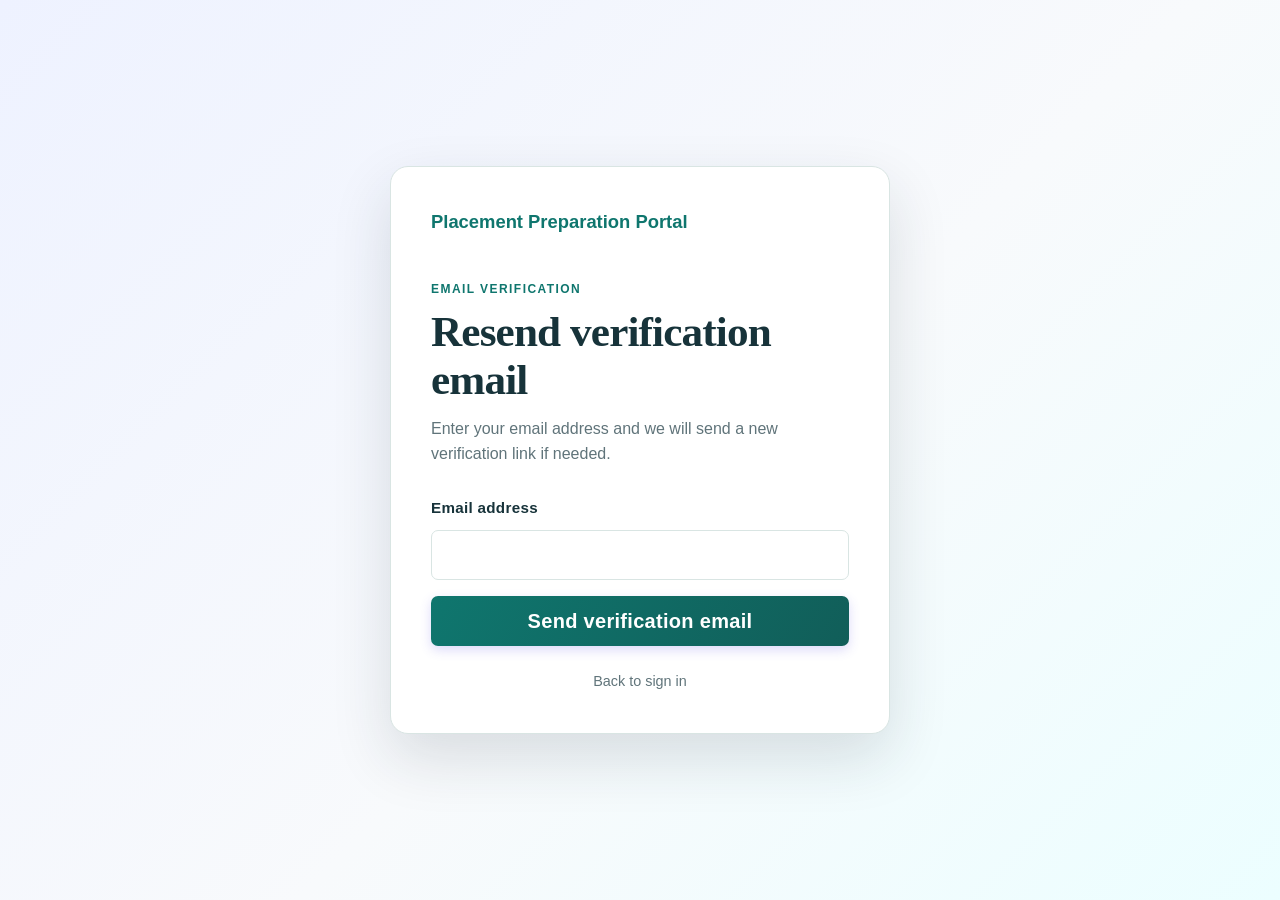
<file: frontend/resend-verification.html>
<!DOCTYPE html>
<html lang="en">
  <head>
    <meta charset="UTF-8" />
    <meta name="viewport" content="width=device-width, initial-scale=1.0" />
    <title>Resend Verification - Placement Preparation Portal</title>
    <link rel="preconnect" href="https://fonts.googleapis.com" />
    <link rel="preconnect" href="https://fonts.gstatic.com" crossorigin />
    <link href="https://fonts.googleapis.com/css2?family=Inter:wght@400;500;600;700;800&display=swap" rel="stylesheet" />
    <link href="https://cdn.jsdelivr.net/npm/bootstrap@5.3.0/dist/css/bootstrap.min.css" rel="stylesheet" />
    <link rel="stylesheet" href="assets/css/style.css?v=20260905" />
    <link rel="stylesheet" href="assets/css/password-reset.css?v=20260915" />
  </head>
  <body class="password-page">
    <main class="password-shell">
      <section class="password-card">
        <a class="password-brand" href="/">Placement Preparation Portal</a>
        <span class="password-kicker">Email verification</span>
        <h1>Resend verification email</h1>
        <p class="password-copy">Enter your email address and we will send a new verification link if needed.</p>
        <form id="resendVerificationForm" novalidate>
          <label for="verificationEmail" class="form-label">Email address</label>
          <input id="verificationEmail" type="email" class="form-control form-control-lg" autocomplete="email" required />
          <div id="verificationError" class="alert alert-danger py-2 small d-none mt-3" role="alert"></div>
          <div id="verificationSuccess" class="alert alert-success py-2 small d-none mt-3" role="status"></div>
          <button id="verificationSubmit" type="submit" class="btn btn-primary btn-lg w-100 mt-3">Send verification email</button>
        </form>
        <a href="/" class="password-back">Back to sign in</a>
      </section>
    </main>
    <script src="assets/js/password-reset.js?v=20260915"></script>
  </body>
</html>
</file>
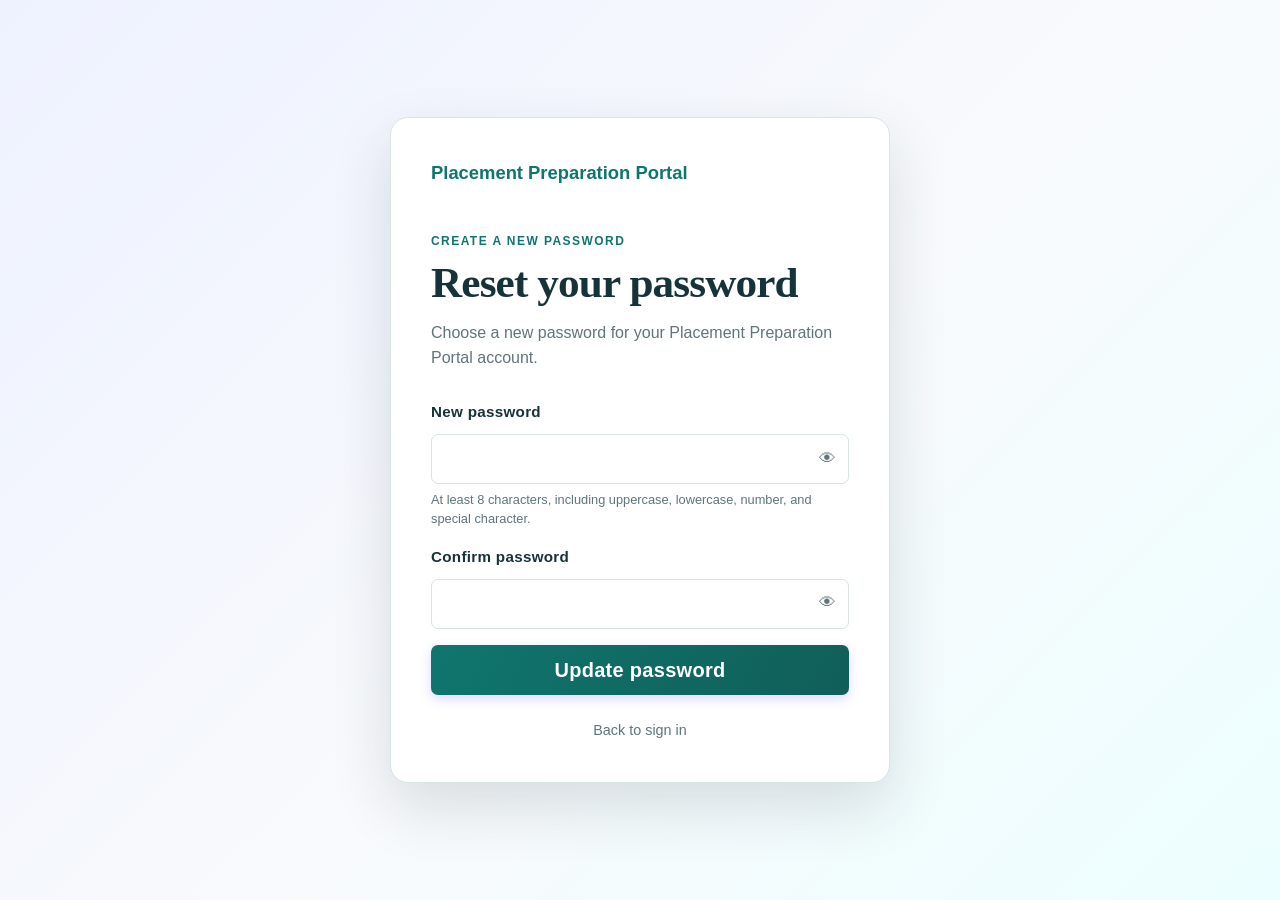
<file: frontend/reset-password.html>
<!DOCTYPE html>
<html lang="en">
  <head>
    <meta charset="UTF-8" />
    <meta name="viewport" content="width=device-width, initial-scale=1.0" />
    <title>Reset Password - Placement Preparation Portal</title>
    <link rel="preconnect" href="https://fonts.googleapis.com" />
    <link rel="preconnect" href="https://fonts.gstatic.com" crossorigin />
    <link href="https://fonts.googleapis.com/css2?family=Inter:wght@400;500;600;700;800&display=swap" rel="stylesheet" />
    <link href="https://cdn.jsdelivr.net/npm/bootstrap@5.3.0/dist/css/bootstrap.min.css" rel="stylesheet" />
    <link rel="stylesheet" href="assets/css/style.css?v=20260905" />
    <link rel="stylesheet" href="assets/css/password-reset.css?v=20260915" />
  </head>
  <body class="password-page">
    <main class="password-shell">
      <section class="password-card">
        <a class="password-brand" href="/">Placement Preparation Portal</a>
        <span class="password-kicker">Create a new password</span>
        <h1>Reset your password</h1>
        <p class="password-copy">Choose a new password for your Placement Preparation Portal account.</p>
        <form id="resetPasswordForm" novalidate>
          <label for="newPassword" class="form-label">New password</label>
          <div class="password-input-wrapper">
            <input id="newPassword" type="password" class="form-control form-control-lg" autocomplete="new-password" minlength="8" required />
            <button type="button" class="password-toggle" data-password-toggle="newPassword" aria-label="Show password" title="Show password">&#128065;</button>
          </div>
          <div class="password-requirements">At least 8 characters, including uppercase, lowercase, number, and special character.</div>
          <label for="confirmPassword" class="form-label mt-3">Confirm password</label>
          <div class="password-input-wrapper">
            <input id="confirmPassword" type="password" class="form-control form-control-lg" autocomplete="new-password" minlength="8" required />
            <button type="button" class="password-toggle" data-password-toggle="confirmPassword" aria-label="Show password" title="Show password">&#128065;</button>
          </div>
          <div id="resetError" class="alert alert-danger py-2 small d-none mt-3" role="alert"></div>
          <div id="resetSuccess" class="alert alert-success py-2 small d-none mt-3" role="status"></div>
          <button id="resetSubmit" type="submit" class="btn btn-primary btn-lg w-100 mt-3">Update password</button>
        </form>
        <a href="/" class="password-back">Back to sign in</a>
      </section>
    </main>
    <script src="assets/js/password-reset.js?v=20260915"></script>
  </body>
</html>
</file>
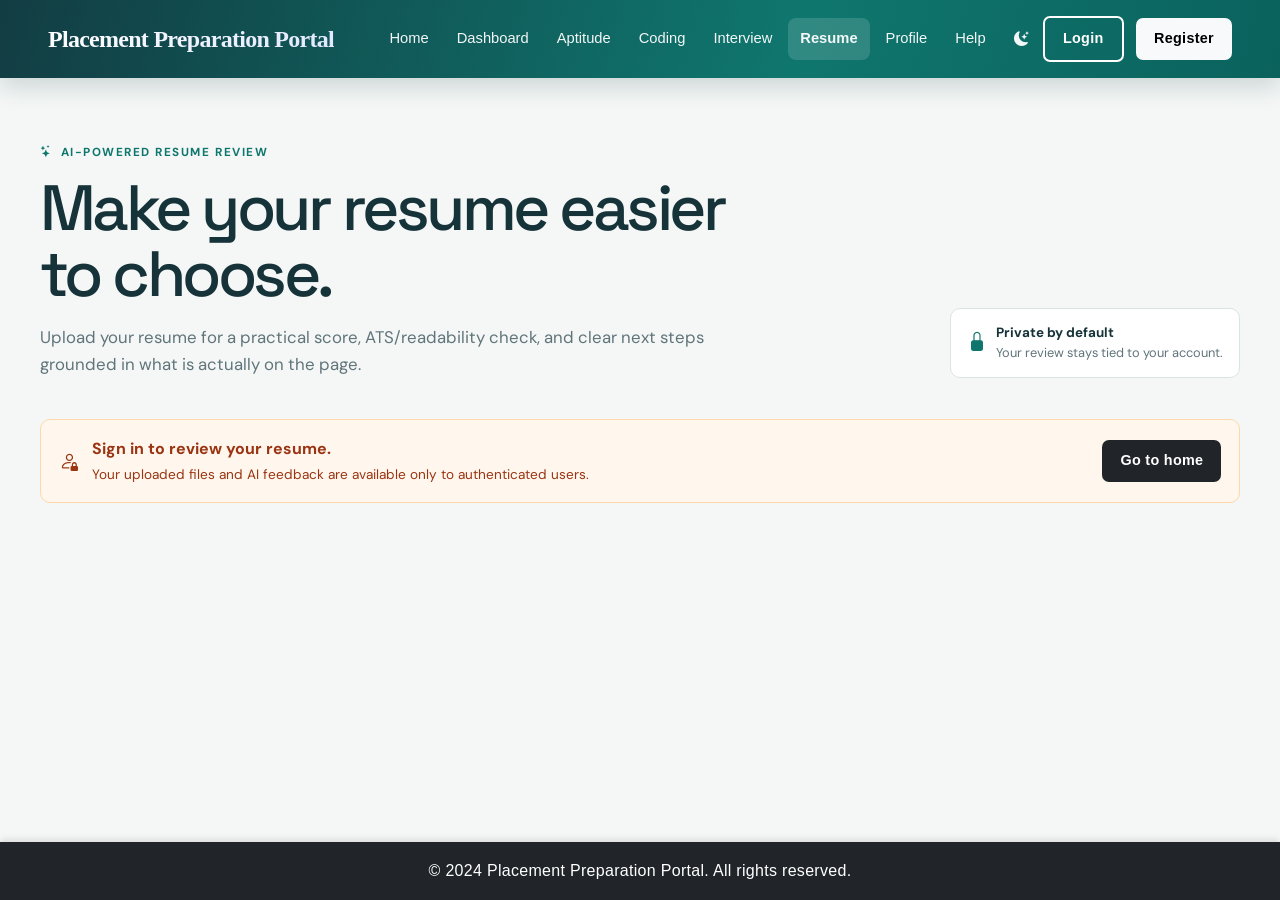
<file: frontend/resume.html>
<!DOCTYPE html>
<html lang="en">
  <head>
    <meta charset="UTF-8" />
    <meta name="viewport" content="width=device-width, initial-scale=1.0" />
    <title>Resume Review - Placement Preparation Portal</title>
    <link rel="preconnect" href="https://fonts.googleapis.com" />
    <link rel="preconnect" href="https://fonts.gstatic.com" crossorigin />
    <link href="https://fonts.googleapis.com/css2?family=DM+Sans:wght@400;500;600;700&family=Space+Grotesk:wght@500;600;700&display=swap" rel="stylesheet" />
    <link href="https://cdn.jsdelivr.net/npm/bootstrap@5.3.0/dist/css/bootstrap.min.css" rel="stylesheet" />
    <link href="https://cdn.jsdelivr.net/npm/bootstrap-icons@1.11.0/font/bootstrap-icons.css" rel="stylesheet" />
    <link rel="stylesheet" href="assets/css/style.css?v=20260905" />
    <link rel="stylesheet" href="assets/css/resume.css?v=20260905" />
  </head>
  <body>
    <nav class="navbar navbar-expand-lg navbar-dark bg-primary">
      <div class="container-fluid">
        <a class="navbar-brand" href="/">Placement Preparation Portal</a>
        <button class="navbar-toggler" type="button" data-bs-toggle="collapse" data-bs-target="#navbarNav"><span class="navbar-toggler-icon"></span></button>
        <div class="collapse navbar-collapse" id="navbarNav">
          <ul class="navbar-nav ms-auto">
            <li class="nav-item"><a class="nav-link" href="/">Home</a></li><li class="nav-item"><a class="nav-link" href="dashboard.html">Dashboard</a></li><li class="nav-item"><a class="nav-link" href="aptitude.html">Aptitude</a></li><li class="nav-item"><a class="nav-link" href="coding.html">Coding</a></li><li class="nav-item"><a class="nav-link" href="interview.html">Interview</a></li><li class="nav-item"><a class="nav-link active" href="resume.html">Resume</a></li><li class="nav-item"><a class="nav-link" href="profile.html">Profile</a></li><li class="nav-item"><a class="nav-link" href="help.html">Help</a></li><li class="nav-item"><button class="btn nav-link theme-toggle" id="themeToggle" onclick="toggleTheme()" title="Toggle dark/light mode"><i class="bi bi-moon-stars-fill" id="themeIcon"></i></button></li><li class="nav-item" id="authNav"></li>
          </ul>
        </div>
      </div>
    </nav>
    <main class="resume-page container py-5">
      <header class="resume-hero"><div><span class="resume-eyebrow"><i class="bi bi-stars"></i> AI-powered resume review</span><h1>Make your resume easier to choose.</h1><p>Upload your resume for a practical score, ATS/readability check, and clear next steps grounded in what is actually on the page.</p></div><div class="privacy-note"><i class="bi bi-lock-fill"></i><span><strong>Private by default</strong><br />Your review stays tied to your account.</span></div></header>
      <div id="notLoggedIn" class="resume-alert d-none"><i class="bi bi-person-lock"></i><div><strong>Sign in to review your resume.</strong><span>Your uploaded files and AI feedback are available only to authenticated users.</span></div><a href="/" class="btn btn-sm btn-dark">Go to home</a></div>
      <section id="resumeWorkspace" class="d-none"><div class="review-layout"><section class="upload-card"><div class="section-label">01 / Upload</div><h2>Start with your latest resume</h2><p class="section-copy">Use a text-based PDF, DOC, or DOCX file. We will check structure, clarity, ATS readiness, and the details recruiters notice first.</p><label id="uploadZone" class="upload-zone" for="analysisFile" tabindex="0"><span class="upload-icon"><i class="bi bi-cloud-arrow-up"></i></span><strong>Drop your resume here</strong><span>or <u>browse from your device</u></span><small>PDF, DOC, or DOCX <b>·</b> up to 5 MB</small><input id="analysisFile" type="file" accept=".pdf,.doc,.docx,application/pdf,application/msword,application/vnd.openxmlformats-officedocument.wordprocessingml.document" /></label><div id="analysisFileName" class="selected-file d-none"><i class="bi bi-file-earmark-text"></i><span></span><button id="clearFileButton" type="button" aria-label="Remove selected file"><i class="bi bi-x-lg"></i></button></div><div id="analysisError" class="inline-alert error d-none" role="alert"></div><button id="analyzeButton" class="btn btn-primary analyze-button" type="button"><i class="bi bi-stars"></i> Analyze my resume</button><div class="upload-footnote"><i class="bi bi-shield-check"></i> AI review is generated securely on the server.</div></section><section class="results-column" aria-live="polite"><div id="reviewEmpty" class="empty-state"><span class="empty-mark"><i class="bi bi-graph-up-arrow"></i></span><h2>Your review appears here</h2><p>Upload a resume to see your score, ATS signal, strengths, gaps, and specific improvements.</p><div class="empty-points"><span><i class="bi bi-check2"></i> Score out of 100</span><span><i class="bi bi-check2"></i> Recruiter-ready feedback</span></div></div><div id="analysisLoading" class="loading-state d-none"><span class="loading-spinner"></span><h2>Reading your resume</h2><p>Checking structure, language, and ATS readability. This usually takes a few seconds.</p><div class="loading-bar"><span></span></div></div><div id="reviewResult" class="d-none"></div></section></div></section>
    </main>
    <footer class="bg-dark text-white text-center py-3 mt-auto"><p class="mb-0">&copy; 2024 Placement Preparation Portal. All rights reserved.</p></footer>
    <script src="https://cdn.jsdelivr.net/npm/bootstrap@5.3.0/dist/js/bootstrap.bundle.min.js"></script><script src="assets/js/main.js?v=20260915"></script><script src="assets/js/resume.js?v=20260905"></script>
  </body>
</html>
</file>
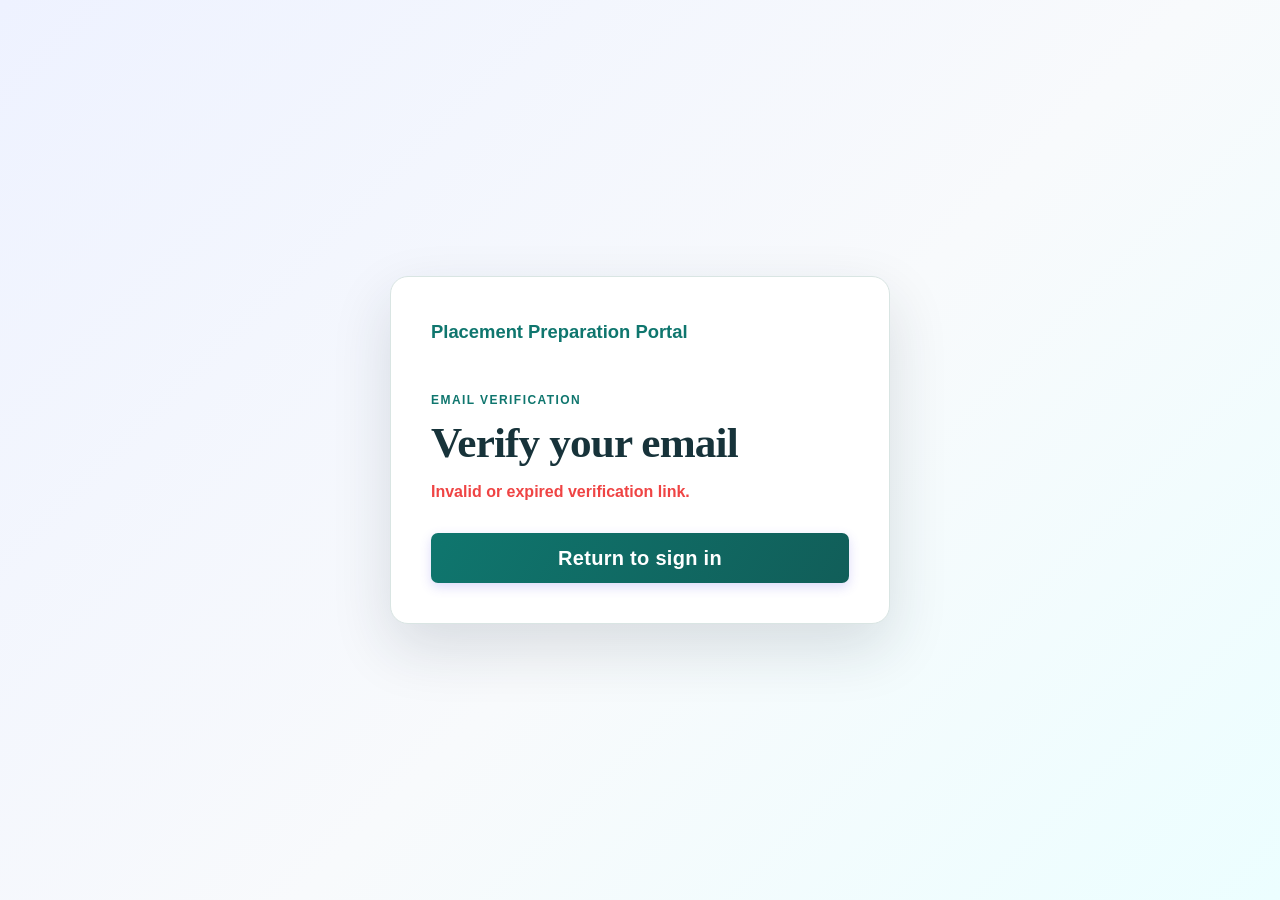
<file: frontend/verify-email.html>
<!DOCTYPE html>
<html lang="en">
  <head>
    <meta charset="UTF-8" />
    <meta name="viewport" content="width=device-width, initial-scale=1.0" />
    <title>Verify Email - Placement Preparation Portal</title>
    <link rel="preconnect" href="https://fonts.googleapis.com" />
    <link rel="preconnect" href="https://fonts.gstatic.com" crossorigin />
    <link href="https://fonts.googleapis.com/css2?family=Inter:wght@400;500;600;700;800&display=swap" rel="stylesheet" />
    <link href="https://cdn.jsdelivr.net/npm/bootstrap@5.3.0/dist/css/bootstrap.min.css" rel="stylesheet" />
    <link rel="stylesheet" href="assets/css/style.css?v=20260905" />
    <link rel="stylesheet" href="assets/css/password-reset.css?v=20260915" />
  </head>
  <body class="password-page">
    <main class="password-shell">
      <section class="password-card">
        <a class="password-brand" href="/">Placement Preparation Portal</a>
        <span class="password-kicker">Email verification</span>
        <h1>Verify your email</h1>
        <p id="verifyMessage" class="password-copy">Checking your verification link...</p>
        <a href="/" class="btn btn-primary btn-lg w-100">Return to sign in</a>
      </section>
    </main>
    <script src="assets/js/password-reset.js?v=20260915"></script>
  </body>
</html>
</file>
<file: frontend/assets/css/style.css>
/* Placement Preparation Portal - Professional Custom Styles */

:root {
    --primary-color: #4f46e5;
    --primary-dark: #4338ca;
    --primary-light: #818cf8;
    --secondary-color: #64748b;
    --success-color: #10b981;
    --danger-color: #ef4444;
    --warning-color: #f59e0b;
    --dark-color: #1e293b;
    --light-bg: #f8fafc;
    --card-shadow: 0 4px 6px -1px rgba(0, 0, 0, 0.1), 0 2px 4px -1px rgba(0, 0, 0, 0.06);
    --card-shadow-hover: 0 20px 25px -5px rgba(0, 0, 0, 0.1), 0 10px 10px -5px rgba(0, 0, 0, 0.04);
    
    /* Light mode colors */
    --bg-primary: #f8fafc;
    --bg-secondary: #ffffff;
    --text-primary: #1e293b;
    --text-secondary: #64748b;
    --border-color: #e2e8f0;
    --card-bg: #ffffff;
}

/* Dark mode colors */
[data-theme="dark"] {
    --primary-color: #6366f1;
    --primary-dark: #4f46e5;
    --primary-light: #818cf8;
    --bg-primary: #0f172a;
    --bg-secondary: #1e293b;
    --text-primary: #f1f5f9;
    --text-secondary: #cbd5e1;
    --border-color: #334155;
    --card-bg: #1e293b;
    --dark-color: #f1f5f9;
    --light-bg: #0f172a;
}

/* Smooth transitions for theme switching */
* {
    transition: background-color 0.3s ease, color 0.3s ease, border-color 0.3s ease;
}

body {
    font-family: 'Inter', 'Segoe UI', -apple-system, BlinkMacSystemFont, sans-serif;
    background: var(--bg-primary);
    min-height: 100vh;
    display: flex;
    flex-direction: column;
    color: var(--text-primary);
    line-height: 1.6;
    transition: background-color 0.3s ease, color 0.3s ease;
}

/* Theme Toggle Button */
.theme-toggle {
    background: none;
    border: none;
    padding: 0.5rem 1rem;
    font-size: 1.2rem;
    transition: all 0.3s ease;
    color: rgba(255, 255, 255, 0.95);
}

.theme-toggle:hover {
    background: rgba(255, 255, 255, 0.1);
    transform: scale(1.1) rotate(10deg);
}

/* Navbar Styling */
.navbar {
    box-shadow: 0 4px 6px -1px rgba(0, 0, 0, 0.1);
    backdrop-filter: blur(10px);
    background: linear-gradient(135deg, var(--primary-color) 0%, var(--primary-dark) 100%) !important;
}

.navbar-brand {
    font-weight: 700;
    font-size: 1.6rem;
    letter-spacing: -0.5px;
    text-transform: uppercase;
    background: linear-gradient(135deg, #fff 0%, #e0e7ff 100%);
    -webkit-background-clip: text;
    -webkit-text-fill-color: transparent;
    background-clip: text;
}

.navbar-dark .navbar-nav .nav-link {
    color: rgba(255, 255, 255, 0.95);
    transition: all 0.3s ease;
    font-weight: 500;
    padding: 0.5rem 1rem;
    margin: 0 0.2rem;
    border-radius: 8px;
    position: relative;
}

.navbar-dark .navbar-nav .nav-link:hover {
    color: #fff;
    background: rgba(255, 255, 255, 0.1);
    transform: translateY(-2px);
}

.navbar-dark .navbar-nav .nav-link.active {
    background: rgba(255, 255, 255, 0.2);
    font-weight: 600;
}

.navbar-dark .navbar-nav .nav-link::after {
    content: '';
    position: absolute;
    bottom: 0;
    left: 50%;
    width: 0;
    height: 2px;
    background: #fff;
    transition: all 0.3s ease;
    transform: translateX(-50%);
}

.navbar-dark .navbar-nav .nav-link:hover::after {
    width: 80%;
}

/* Navbar User Dropdown */
.user-dropdown {
    display: flex;
    align-items: center;
    gap: 0.5rem;
    padding: 0.5rem 1rem;
    background: rgba(255, 255, 255, 0.1);
    border-radius: 50px;
    transition: all 0.3s ease;
}

#authNav .dropdown {
    position: relative;
}

#authNav .user-dropdown-menu {
    display: none;
    position: absolute;
    top: calc(100% + 0.5rem);
    right: 0;
    z-index: 2000;
}

#authNav .user-dropdown-menu.is-open {
    display: block;
}

.user-dropdown:hover {
    background: rgba(255, 255, 255, 0.2);
    transform: translateY(-2px);
}

.user-avatar {
    font-size: 1.2rem;
    display: inline-flex;
    align-items: center;
    justify-content: center;
}

.user-name {
    font-weight: 600;
    color: white;
    font-size: 0.95rem;
}

.user-dropdown-menu {
    border-radius: 12px;
    border: none;
    box-shadow: 0 10px 30px rgba(0, 0, 0, 0.2);
    padding: 0.5rem;
    margin-top: 0.5rem;
    min-width: 200px;
    background: var(--card-bg);
    border: 1px solid var(--border-color);
}

.user-dropdown-menu .dropdown-item {
    padding: 0.75rem 1rem;
    border-radius: 8px;
    color: var(--text-primary);
    transition: all 0.3s ease;
    font-weight: 500;
    transition: all 0.2s ease;
    color: var(--dark-color);
}

.user-dropdown-menu .dropdown-item:hover {
    background: linear-gradient(135deg, rgba(79, 70, 229, 0.1) 0%, rgba(129, 140, 248, 0.1) 100%);
    color: var(--primary-color);
    transform: translateX(5px);
}

.user-dropdown-menu .dropdown-divider {
    margin: 0.5rem 0;
    border-top: 1px solid #e2e8f0;
}

/* Hero Section */
.hero-section {
    background: linear-gradient(135deg, #4f46e5 0%, #7c3aed 50%, #db2777 100%);
    color: white;
    padding: 80px 20px;
    border-radius: 24px;
    margin: 30px auto;
    max-width: 1200px;
    position: relative;
    overflow: hidden;
    box-shadow: 0 25px 50px -12px rgba(79, 70, 229, 0.4);
}

.hero-section::before {
    content: '';
    position: absolute;
    top: -50%;
    right: -10%;
    width: 500px;
    height: 500px;
    background: radial-gradient(circle, rgba(255,255,255,0.1) 0%, transparent 70%);
    border-radius: 50%;
    animation: float 6s ease-in-out infinite;
}

@keyframes float {
    0%, 100% { transform: translateY(0) rotate(0deg); }
    50% { transform: translateY(-20px) rotate(5deg); }
}

.hero-section h1 {
    font-weight: 800;
    font-size: 3.5rem;
    text-shadow: 0 4px 6px rgba(0, 0, 0, 0.2);
    letter-spacing: -1px;
}

.hero-section .lead {
    font-size: 1.3rem;
    font-weight: 300;
    opacity: 0.95;
}

.hero-section .btn {
    border-radius: 12px;
    padding: 14px 36px;
    font-weight: 600;
    font-size: 1.1rem;
    transition: all 0.3s ease;
    border: 2px solid transparent;
    text-transform: uppercase;
    letter-spacing: 0.5px;
}

.hero-section .btn-primary {
    background: white;
    color: var(--primary-color);
    box-shadow: 0 10px 20px rgba(0, 0, 0, 0.2);
}

.hero-section .btn-primary:hover {
    transform: translateY(-4px);
    box-shadow: 0 15px 30px rgba(0, 0, 0, 0.3);
    background: #f8f9fa;
}

.hero-section .btn-outline-primary {
    border-color: white;
    color: white;
}

.hero-section .btn-outline-primary:hover {
    background: white;
    color: var(--primary-color);
    transform: translateY(-4px);
    box-shadow: 0 15px 30px rgba(0, 0, 0, 0.3);
}

/* Feature Cards */
.feature-card {
    background: var(--card-bg);
    border-radius: 20px;
    box-shadow: var(--card-shadow);
    transition: all 0.4s cubic-bezier(0.4, 0, 0.2, 1);
    height: 100%;
    border: 1px solid var(--border-color);
    position: relative;
    overflow: hidden;
}

.feature-card::before {
    content: '';
    position: absolute;
    top: 0;
    left: 0;
    width: 100%;
    height: 4px;
    background: linear-gradient(90deg, var(--primary-color), var(--primary-light));
    transform: scaleX(0);
    transition: transform 0.4s ease;
}

.feature-card:hover::before {
    transform: scaleX(1);
}

.feature-card:hover {
    transform: translateY(-10px);
    box-shadow: var(--card-shadow-hover);
    border-color: var(--primary-light);
}

.feature-icon {
    font-size: 4rem;
    filter: drop-shadow(0 4px 6px rgba(79, 70, 229, 0.2));
    transition: transform 0.3s ease;
}

.feature-card:hover .feature-icon {
    transform: scale(1.1) rotate(5deg);
}

.feature-card h3 {
    color: var(--text-primary);
    font-weight: 700;
    font-size: 1.5rem;
    margin-top: 1rem;
}

.feature-card p {
    color: var(--text-secondary);
    font-size: 1rem;
    line-height: 1.6;
}

/* Cards */
.card {
    border: 1px solid var(--border-color);
    border-radius: 16px;
    box-shadow: var(--card-shadow);
    transition: all 0.3s cubic-bezier(0.4, 0, 0.2, 1);
    margin-bottom: 24px;
    background: var(--card-bg);
    overflow: hidden;
}

.card:hover {
    box-shadow: var(--card-shadow-hover);
    transform: translateY(-2px);
}

.card-title {
    color: var(--primary-color);
    font-weight: 700;
    font-size: 1.5rem;
    letter-spacing: -0.5px;
}

.card-body {
    padding: 1.75rem;
    color: var(--text-primary);
}

/* Buttons */
.btn {
    border-radius: 10px;
    padding: 12px 28px;
    font-weight: 600;
    transition: all 0.3s cubic-bezier(0.4, 0, 0.2, 1);
    border: none;
    letter-spacing: 0.3px;
    position: relative;
    overflow: hidden;
}

.btn::before {
    content: '';
    position: absolute;
    top: 50%;
    left: 50%;
    width: 0;
    height: 0;
    border-radius: 50%;
    background: rgba(255, 255, 255, 0.3);
    transform: translate(-50%, -50%);
    transition: width 0.6s, height 0.6s;
}

.btn:hover::before {
    width: 300px;
    height: 300px;
}

.btn:hover {
    transform: translateY(-3px);
    box-shadow: 0 10px 20px rgba(79, 70, 229, 0.3);
}

.btn-primary {
    background: linear-gradient(135deg, var(--primary-color) 0%, var(--primary-dark) 100%);
    border-color: var(--primary-color);
    box-shadow: 0 4px 12px rgba(79, 70, 229, 0.2);
}

.btn-primary:hover {
    background: linear-gradient(135deg, var(--primary-dark) 0%, var(--primary-color) 100%);
    box-shadow: 0 8px 20px rgba(79, 70, 229, 0.4);
}

.btn-success {
    background: linear-gradient(135deg, #10b981 0%, #059669 100%);
    box-shadow: 0 4px 12px rgba(16, 185, 129, 0.2);
}

.btn-warning {
    background: linear-gradient(135deg, #f59e0b 0%, #d97706 100%);
    box-shadow: 0 4px 12px rgba(245, 158, 11, 0.2);
}

.btn-danger {
    background: linear-gradient(135deg, #ef4444 0%, #dc2626 100%);
    box-shadow: 0 4px 12px rgba(239, 68, 68, 0.2);
}

.btn-outline-light {
    border: 2px solid white;
    color: white;
    background: transparent;
}

.btn-outline-light:hover {
    background: white;
    color: var(--primary-color);
}

.btn-sm {
    padding: 8px 20px;
    font-size: 0.9rem;
}

/* Forms */
.form-control, .form-select {
    border-radius: 10px;
    border: 2px solid var(--border-color);
    padding: 12px 16px;
    transition: all 0.3s ease;
    font-size: 1rem;
    background-color: var(--bg-secondary);
    color: var(--text-primary);
}

.form-control:focus, .form-select:focus {
    border-color: var(--primary-color);
    box-shadow: 0 0 0 4px rgba(79, 70, 229, 0.1);
    background-color: var(--card-bg);
    outline: none;
}

.form-control:hover, .form-select:hover {
    border-color: var(--primary-light);
}

.form-label {
    font-weight: 600;
    color: var(--text-primary);
    margin-bottom: 10px;
    font-size: 0.95rem;
    letter-spacing: 0.3px;
}

.password-requirements {
    color: var(--text-secondary);
    font-size: .78rem;
    line-height: 1.45;
    margin-top: .45rem;
}

.password-input-wrapper {
    position: relative;
}

.password-input-wrapper .form-control {
    padding-right: 3rem;
}

.password-toggle {
    align-items: center;
    background: transparent;
    border: 0;
    color: var(--text-secondary);
    cursor: pointer;
    display: flex;
    font-size: 1.05rem;
    height: 100%;
    justify-content: center;
    padding: 0 .75rem;
    position: absolute;
    right: 0;
    top: 0;
    width: 2.75rem;
}

.password-toggle:hover,
.password-toggle:focus-visible {
    color: var(--primary-color);
}

.password-requirements-live {
    display: none;
}

.password-requirements-live.is-visible {
    display: block;
}

.delivery-note {
    color: var(--text-secondary);
    font-size: .78rem;
    line-height: 1.4;
}

.form-check-input:checked {
    background-color: var(--primary-color);
    border-color: var(--primary-color);
}

/* Tabs */
.nav-tabs {
    border-bottom: 3px solid var(--border-color);
    margin-bottom: 2rem;
}

.nav-tabs .nav-link {
    border: none;
    color: var(--text-secondary);
    font-weight: 600;
    padding: 14px 30px;
    transition: all 0.3s ease;
    border-radius: 12px 12px 0 0;
    margin-right: 8px;
    position: relative;
}

.nav-tabs .nav-link:hover {
    color: var(--primary-color);
    background-color: rgba(79, 70, 229, 0.05);
}

.nav-tabs .nav-link.active {
    color: var(--primary-color);
    background: var(--card-bg);
    border-bottom: 4px solid var(--primary-color);
    font-weight: 700;
}

.nav-tabs .nav-link.active::before {
    content: '';
    position: absolute;
    bottom: -3px;
    left: 0;
    right: 0;
    height: 4px;
    background: linear-gradient(90deg, var(--primary-color), var(--primary-light));
    border-radius: 4px 4px 0 0;
}

/* Accordion */
.accordion-item {
    border: 1px solid var(--border-color);
    margin-bottom: 12px;
    border-radius: 12px;
    overflow: hidden;
    box-shadow: var(--card-shadow);
    transition: all 0.3s ease;
    background: var(--card-bg);
}

.accordion-item:hover {
    box-shadow: var(--card-shadow-hover);
}

.accordion-button {
    font-weight: 600;
    color: var(--text-primary);
    background-color: var(--card-bg);
    padding: 1.25rem 1.5rem;
    font-size: 1.05rem;
    transition: all 0.3s ease;
}

.accordion-button:hover {
    background-color: rgba(79, 70, 229, 0.05);
}

.accordion-button:not(.collapsed) {
    background: linear-gradient(135deg, var(--primary-color) 0%, var(--primary-dark) 100%);
    color: white;
    box-shadow: 0 4px 12px rgba(79, 70, 229, 0.3);
}

.accordion-button::after {
    filter: brightness(0);
}

[data-theme="dark"] .accordion-button::after {
    filter: brightness(0) invert(0.7);
}

.accordion-button:not(.collapsed)::after {
    filter: brightness(0) invert(1);
}

.accordion-button:focus {
    box-shadow: none;
    border-color: var(--primary-color);
}

.accordion-body {
    padding: 1.5rem;
    background-color: var(--bg-secondary);
    color: var(--text-primary);
}

/* Modal */
.modal-content {
    border-radius: 20px;
    border: none;
    box-shadow: 0 25px 50px -12px rgba(0, 0, 0, 0.25);
    overflow: hidden;
    background: var(--card-bg);
}

.modal-header {
    background: linear-gradient(135deg, var(--primary-color) 0%, var(--primary-dark) 100%);
    color: white;
    padding: 1.5rem 2rem;
    border: none;
}

.modal-title {
    font-weight: 700;
    font-size: 1.5rem;
}

#loginModalLabel,
#registerModalLabel {
    color: #ffffff !important;
}

.modal-header .btn-close {
    filter: brightness(0) invert(1);
    opacity: 0.9;
}

.modal-header .btn-close:hover {
    opacity: 1;
    transform: rotate(90deg);
    transition: all 0.3s ease;
}

.modal-body {
    padding: 2rem;
    background: var(--card-bg);
    color: var(--text-primary);
}

.modal-footer {
    padding: 1.5rem 2rem;
    border-top: 1px solid var(--border-color);
    background: var(--card-bg);
}

/* Alerts */
.alert {
    border-radius: 12px;
    border: none;
    padding: 1rem 1.5rem;
    font-weight: 500;
    box-shadow: var(--card-shadow);
}

.alert-success {
    background: linear-gradient(135deg, #d1fae5 0%, #a7f3d0 100%);
    color: #065f46;
}

.alert-danger {
    background: linear-gradient(135deg, #fee2e2 0%, #fecaca 100%);
    color: #991b1b;
}

.alert-warning {
    background: linear-gradient(135deg, #fef3c7 0%, #fde68a 100%);
    color: #92400e;
}

.alert-info {
    background: linear-gradient(135deg, #dbeafe 0%, #bfdbfe 100%);
    color: #1e40af;
}

/* Question Cards */
.question-list .card {
    transition: all 0.3s ease;
    border-left: 4px solid transparent;
}

.question-list .card:hover {
    border-left: 4px solid var(--primary-color);
    transform: translateX(5px);
    box-shadow: var(--card-shadow-hover);
}

.question-list h6 {
    color: var(--dark-color);
    font-weight: 600;
    font-size: 1.1rem;
    margin-bottom: 1rem;
}

.form-check {
    padding: 0.75rem;
    margin: 0.5rem 0;
    border-radius: 8px;
    transition: all 0.2s ease;
}

.form-check:hover {
    background-color: rgba(79, 70, 229, 0.05);
}

.form-check-input {
    width: 1.25rem;
    height: 1.25rem;
    margin-top: 0.15rem;
    cursor: pointer;
}

.form-check-label {
    cursor: pointer;
    font-weight: 500;
    color: var(--dark-color);
    margin-left: 0.5rem;
}

/* Footer */
footer {
    margin-top: auto;
    background: linear-gradient(135deg, #1e293b 0%, #0f172a 100%);
    box-shadow: 0 -4px 6px -1px rgba(0, 0, 0, 0.1);
}

footer p {
    font-weight: 500;
    letter-spacing: 0.3px;
}

/* Animations */
@keyframes fadeIn {
    from {
        opacity: 0;
        transform: translateY(20px);
    }
    to {
        opacity: 1;
        transform: translateY(0);
    }
}

.fade-in {
    animation: fadeIn 0.5s ease;
}

/* Responsive */
@media (max-width: 768px) {
    .hero-section {
        padding: 50px 20px;
        margin: 20px 15px;
    }

    .hero-section h1 {
        font-size: 2.2rem;
    }

    .hero-section .lead {
        font-size: 1.1rem;
    }

    .feature-icon {
        font-size: 2.5rem;
    }

    .nav-tabs .nav-link {
        padding: 12px 18px;
        font-size: 0.95rem;
        margin-right: 4px;
    }

    .navbar-brand {
        font-size: 1.3rem;
    }

    .btn {
        padding: 10px 24px;
    }
}

/* Utility Classes */
.text-primary {
    color: var(--primary-color) !important;
}

.bg-primary {
    background-color: var(--primary-color) !important;
}

.rounded-lg {
    border-radius: 15px !important;
}

.shadow-sm {
    box-shadow: 0 2px 4px rgba(0, 0, 0, 0.1) !important;
}

.shadow {
    box-shadow: 0 4px 8px rgba(0, 0, 0, 0.1) !important;
}

.shadow-lg {
    box-shadow: 0 8px 16px rgba(0, 0, 0, 0.15) !important;
}

/* Custom Scrollbar */
::-webkit-scrollbar {
    width: 12px;
}

::-webkit-scrollbar-track {
    background: #f1f5f9;
    border-radius: 10px;
}

::-webkit-scrollbar-thumb {
    background: linear-gradient(135deg, var(--primary-color), var(--primary-light));
    border-radius: 10px;
    border: 2px solid #f1f5f9;
}

::-webkit-scrollbar-thumb:hover {
    background: linear-gradient(135deg, var(--primary-dark), var(--primary-color));
}

/* Additional Professional Enhancements */
.container {
    position: relative;
}

h2, h3, h4, h5 {
    font-weight: 700;
    color: var(--text-primary);
    letter-spacing: -0.5px;
}

h2 {
    font-size: 2.5rem;
    margin-bottom: 1.5rem;
}

h4 {
    font-size: 1.75rem;
}

/* Loading States */
.btn:disabled {
    opacity: 0.6;
    cursor: not-allowed;
    transform: none !important;
}

/* Success/Error States for Forms */
.text-success {
    color: var(--success-color) !important;
    font-weight: 600;
}

.text-danger {
    color: var(--danger-color) !important;
    font-weight: 600;
}

.text-warning {
    color: var(--warning-color) !important;
    font-weight: 600;
}

/* Navbar Text */
.navbar-text {
    font-weight: 600;
    opacity: 0.95;
}

/* Page Heading Decoration */
.container > h2::after {
    content: '';
    display: block;
    width: 60px;
    height: 4px;
    background: linear-gradient(90deg, var(--primary-color), var(--primary-light));
    margin-top: 0.5rem;
    border-radius: 2px;
}

/* Selection Color */
::selection {
    background: var(--primary-light);
    color: white;
}

::-moz-selection {
    background: var(--primary-light);
    color: white;
}

/* Focus Visible */
*:focus-visible {
    outline: 2px solid var(--primary-color);
    outline-offset: 2px;
    border-radius: 4px;
}

/* Image Placeholders */
img {
    max-width: 100%;
    height: auto;
}

/* Badge Styles */
.badge {
    padding: 0.5rem 1rem;
    border-radius: 8px;
    font-weight: 600;
    letter-spacing: 0.3px;
}

/* Link Styles */
a {
    color: var(--primary-color);
    text-decoration: none;
    transition: all 0.3s ease;
}

a:hover {
    color: var(--primary-dark);
}

/* Table Styles (if needed) */
.table {
    border-radius: 12px;
    overflow: hidden;
}

.table thead {
    background: linear-gradient(135deg, var(--primary-color), var(--primary-dark));
    color: white;
}

/* Small Text */
small {
    font-size: 0.875rem;
    color: var(--secondary-color);
}

/* Spinner/Loader */
.spinner-border {
    border-width: 3px;
}

/* Card Hover Effect Enhancement */
.card-body:hover h5 {
    color: var(--primary-color);
    transition: color 0.3s ease;
}

/* Smooth Page Transitions */
body {
    animation: fadeInPage 0.4s ease-in;
}

@keyframes fadeInPage {
    from {
        opacity: 0;
        transform: translateY(10px);
    }
    to {
        opacity: 1;
        transform: translateY(0);
    }
}

/* Developer Card Styles */
.developer-card {
    background: linear-gradient(135deg, #ffffff 0%, #f8fafc 100%);
    border: none;
    box-shadow: 0 10px 40px -10px rgba(79, 70, 229, 0.2);
    border-radius: 20px;
    overflow: hidden;
    position: relative;
}

.developer-card::before {
    content: '';
    position: absolute;
    top: 0;
    left: 0;
    right: 0;
    height: 4px;
    background: linear-gradient(90deg, #4f46e5, #818cf8, #4f46e5);
    background-size: 200% 100%;
    animation: gradientShift 3s ease infinite;
}

@keyframes gradientShift {
    0%, 100% { background-position: 0% 50%; }
    50% { background-position: 100% 50%; }
}

.developer-header {
    padding: 2rem 0;
    position: relative;
}

.developer-avatar-wrapper {
    position: relative;
    display: inline-block;
}

.developer-avatar {
    width: 120px;
    height: 120px;
    border-radius: 50%;
    background: linear-gradient(135deg, #4f46e5 0%, #818cf8 100%);
    display: flex;
    align-items: center;
    justify-content: center;
    box-shadow: 0 10px 30px rgba(79, 70, 229, 0.3);
    position: relative;
    z-index: 2;
    animation: floatAvatar 3s ease-in-out infinite;
}

@keyframes floatAvatar {
    0%, 100% { transform: translateY(0px); }
    50% { transform: translateY(-10px); }
}

.avatar-text {
    font-size: 2.5rem;
    font-weight: 700;
    color: white;
    letter-spacing: 2px;
}

.avatar-ring {
    position: absolute;
    top: -10px;
    left: -10px;
    right: -10px;
    bottom: -10px;
    border: 3px solid #4f46e5;
    border-radius: 50%;
    opacity: 0.3;
    animation: pulseRing 2s ease-in-out infinite;
}

@keyframes pulseRing {
    0%, 100% {
        transform: scale(1);
        opacity: 0.3;
    }
    50% {
        transform: scale(1.1);
        opacity: 0.1;
    }
}

.developer-name {
    font-size: 2rem;
    font-weight: 700;
    color: var(--dark-color);
    margin-bottom: 0.5rem;
    background: linear-gradient(135deg, #1e293b 0%, #4f46e5 100%);
    -webkit-background-clip: text;
    -webkit-text-fill-color: transparent;
    background-clip: text;
}

.developer-title {
    font-size: 1.1rem;
    color: var(--primary-color);
    font-weight: 600;
    margin-bottom: 1rem;
}

.developer-tagline {
    display: inline-flex;
    align-items: center;
    gap: 0.5rem;
    padding: 0.5rem 1.5rem;
    background: linear-gradient(135deg, rgba(79, 70, 229, 0.1) 0%, rgba(129, 140, 248, 0.1) 100%);
    border-radius: 50px;
    color: var(--primary-dark);
    font-weight: 500;
    font-size: 0.95rem;
}

.tagline-icon {
    font-size: 1.2rem;
    animation: sparkle 1.5s ease-in-out infinite;
}

@keyframes sparkle {
    0%, 100% { opacity: 1; transform: scale(1); }
    50% { opacity: 0.5; transform: scale(0.8); }
}

.developer-contact {
    padding: 2rem 0;
}

.contact-item {
    display: flex;
    align-items: center;
    gap: 1.5rem;
    padding: 1.5rem;
    background: var(--card-bg);
    border-radius: 16px;
    border: 1px solid var(--border-color);
    transition: all 0.3s ease;
    box-shadow: 0 4px 12px rgba(0, 0, 0, 0.05);
    transition: all 0.3s ease;
    border: 2px solid transparent;
}

.contact-item:hover {
    transform: translateY(-4px);
    box-shadow: 0 8px 24px rgba(79, 70, 229, 0.15);
    border-color: rgba(79, 70, 229, 0.2);
}

.contact-icon {
    width: 50px;
    height: 50px;
    border-radius: 12px;
    background: linear-gradient(135deg, #4f46e5 0%, #818cf8 100%);
    display: flex;
    align-items: center;
    justify-content: center;
    color: white;
    flex-shrink: 0;
}

.contact-info {
    flex: 1;
}

.contact-info label {
    display: block;
    font-size: 0.85rem;
    font-weight: 600;
    color: var(--secondary-color);
    margin-bottom: 0.25rem;
    text-transform: uppercase;
    letter-spacing: 0.5px;
}

.contact-link {
    font-size: 1.1rem;
    font-weight: 600;
    color: var(--primary-color);
    text-decoration: none;
    transition: all 0.3s ease;
}

.contact-link:hover {
    color: var(--primary-dark);
    text-decoration: underline;
}

.developer-bio {
    padding: 1.5rem;
    background: linear-gradient(135deg, rgba(248, 250, 252, 0.8) 0%, rgba(241, 245, 249, 0.8) 100%);
    border-radius: 12px;
    border-left: 4px solid var(--primary-color);
}

.developer-bio p {
    margin: 0;
    line-height: 1.8;
    font-size: 0.95rem;
}

.developer-connect h5 {
    font-weight: 700;
    color: var(--dark-color);
    font-size: 1.2rem;
}

.social-links {
    display: flex;
    justify-content: center;
    gap: 1rem;
    flex-wrap: wrap;
}

.social-btn {
    display: inline-flex;
    align-items: center;
    gap: 0.5rem;
    padding: 0.75rem 1.5rem;
    border-radius: 50px;
    text-decoration: none;
    font-weight: 600;
    font-size: 0.9rem;
    transition: all 0.3s ease;
    box-shadow: 0 4px 12px rgba(0, 0, 0, 0.1);
}

.email-btn {
    background: linear-gradient(135deg, #4f46e5 0%, #818cf8 100%);
    color: white;
}

.email-btn:hover {
    transform: translateY(-3px);
    box-shadow: 0 8px 20px rgba(79, 70, 229, 0.3);
    color: white;
}

.github-btn {
    background: linear-gradient(135deg, #24292e 0%, #444d56 100%);
    color: white;
}

.github-btn:hover {
    transform: translateY(-3px);
    box-shadow: 0 8px 20px rgba(36, 41, 46, 0.3);
    color: white;
}

.linkedin-btn {
    background: linear-gradient(135deg, #0077b5 0%, #00a0dc 100%);
    color: white;
}

.linkedin-btn:hover {
    transform: translateY(-3px);
    box-shadow: 0 8px 20px rgba(0, 119, 181, 0.3);
    color: white;
}

.portfolio-btn {
    background: linear-gradient(135deg, #10b981 0%, #34d399 100%);
    color: white;
}

.portfolio-btn:hover {
    transform: translateY(-3px);
    box-shadow: 0 8px 20px rgba(16, 185, 129, 0.3);
    color: white;
}

.developer-footer {
    padding-top: 2rem;
    border-top: 2px dashed rgba(79, 70, 229, 0.2);
    margin-top: 1rem;
}

.developer-footer p {
    font-size: 0.95rem;
    line-height: 1.6;
}

/* Responsive Design for Developer Card */
@media (max-width: 768px) {
    .developer-avatar {
        width: 100px;
        height: 100px;
    }
    
    .avatar-text {
        font-size: 2rem;
    }
    
    .developer-name {
        font-size: 1.6rem;
    }
    
    .developer-title {
        font-size: 1rem;
    }
    
    .contact-item {
        flex-direction: column;
        text-align: center;
    }
    
    .social-links {
        flex-direction: column;
    }
    
    .social-btn {
        width: 100%;
        justify-content: center;
    }
}

/* Practice Chapter/Language/Subject Cards */
.practice-chapter-card,
.practice-language-card,
.technical-subject-card {
    background: var(--card-bg);
    border: 1px solid var(--border-color);
    transition: all 0.3s ease;
    border-radius: 16px;
    border: 2px solid rgba(226, 232, 240, 0.8);
    transition: all 0.4s cubic-bezier(0.4, 0, 0.2, 1);
    cursor: pointer;
    position: relative;
    overflow: hidden;
    height: 100%;
}

.practice-chapter-card::before,
.practice-language-card::before,
.technical-subject-card::before {
    content: '';
    position: absolute;
    top: 0;
    left: 0;
    width: 100%;
    height: 4px;
    background: linear-gradient(90deg, var(--primary-color), var(--primary-light));
    transform: scaleX(0);
    transition: transform 0.4s ease;
}

.practice-chapter-card:hover::before,
.practice-language-card:hover::before,
.technical-subject-card:hover::before {
    transform: scaleX(1);
}

.practice-chapter-card:hover,
.practice-language-card:hover,
.technical-subject-card:hover {
    transform: translateY(-8px);
    box-shadow: 0 15px 35px rgba(79, 70, 229, 0.25);
    border-color: var(--primary-color);
}

.practice-chapter-card .card-body,
.practice-language-card .card-body,
.technical-subject-card .card-body {
    display: flex;
    flex-direction: column;
    justify-content: center;
    align-items: center;
    text-align: center;
    padding: 2rem 1.5rem;
    position: relative;
}

.practice-chapter-card .card-title,
.practice-language-card .card-title,
.technical-subject-card .card-title {
    color: var(--primary-color);
    font-weight: 700;
    font-size: 1.25rem;
    margin-bottom: 0.75rem;
    transition: all 0.3s ease;
}

.practice-chapter-card:hover .card-title,
.practice-language-card:hover .card-title,
.technical-subject-card:hover .card-title {
    transform: scale(1.05);
    color: var(--primary-dark);
}

.practice-chapter-card .text-muted,
.practice-language-card .text-muted,
.technical-subject-card .text-muted {
    color: var(--secondary-color) !important;
    font-weight: 500;
    font-size: 0.95rem;
}

.practice-arrow,
.language-arrow,
.subject-arrow {
    display: inline-block;
    font-size: 1.5rem;
    color: var(--primary-color);
    margin-top: 0.5rem;
    transition: all 0.3s ease;
}

.practice-chapter-card:hover .practice-arrow,
.practice-language-card:hover .language-arrow,
.technical-subject-card:hover .subject-arrow {
    transform: translateX(5px);
    color: var(--primary-dark);
}

/* Subject Icon for Technical Cards */
.subject-icon {
    font-size: 2.5rem;
    margin-bottom: 1rem;
    filter: drop-shadow(0 4px 6px rgba(79, 70, 229, 0.2));
    transition: transform 0.3s ease;
}

.technical-subject-card:hover .subject-icon {
    transform: scale(1.15) rotate(5deg);
}

/* Learn Chapter Cards (if needed for consistency) */
.learn-chapter-card {
    background: var(--card-bg);
    border-radius: 16px;
    border: 2px solid var(--border-color);
    transition: all 0.3s ease;
    transition: all 0.3s ease;
    height: 100%;
}

.learn-chapter-card:hover {
    transform: translateY(-5px);
    box-shadow: 0 12px 24px rgba(79, 70, 229, 0.2);
    border-color: var(--primary-light);
}

/* Responsive Adjustments for Cards */
@media (max-width: 768px) {
    .practice-chapter-card .card-body,
    .practice-language-card .card-body,
    .technical-subject-card .card-body {
        padding: 1.5rem 1rem;
    }
    
    .practice-chapter-card .card-title,
    .practice-language-card .card-title,
    .technical-subject-card .card-title {
        font-size: 1.1rem;
    }
    
    .subject-icon {
        font-size: 2rem;
    }
    
    .practice-arrow,
    .language-arrow,
    .subject-arrow {
        font-size: 1.25rem;
    }
}

/* ==========================================================
   UI Polish Enhancements
   ========================================================== */

/* Modern Custom Scrollbar */
::-webkit-scrollbar {
    width: 8px;
    height: 8px;
}

::-webkit-scrollbar-track {
    background: var(--bg-primary);
}

::-webkit-scrollbar-thumb {
    background: var(--border-color);
    border-radius: 4px;
}

::-webkit-scrollbar-thumb:hover {
    background: var(--primary-light);
}

/* Enhanced Alert Notifications */
.alert {
    border-radius: 12px;
    border: none;
    border-left: 4px solid currentColor;
    box-shadow: 0 4px 12px rgba(0, 0, 0, 0.05);
    font-size: 0.95rem;
    padding: 1rem 1.25rem;
}

.alert-success {
    border-left-color: var(--success-color);
}

.alert-danger {
    border-left-color: var(--danger-color);
}

.alert-warning {
    border-left-color: var(--warning-color);
}

.alert-info {
    border-left-color: var(--primary-color);
}

/* Better Badges */
.badge {
    font-weight: 600;
    letter-spacing: 0.3px;
    border-radius: 8px;
    padding: 0.45em 0.8em;
}

/* Accessibility Focus Rings */
a:focus-visible, button:focus-visible, input:focus-visible, select:focus-visible, textarea:focus-visible {
    outline: 2px solid var(--primary-color) !important;
    outline-offset: 2px !important;
}

/* Modal Polish */
.modal-content {
    border-radius: 18px;
    border: 1px solid var(--border-color);
    box-shadow: 0 20px 40px rgba(0, 0, 0, 0.2);
    background: var(--card-bg);
}

.modal-header {
    border-bottom: 1px solid var(--border-color);
    padding: 1.25rem 1.5rem;
}

.modal-footer {
    border-top: 1px solid var(--border-color);
    padding: 1.25rem 1.5rem;
}

/* Google Sign-In & Auth Divider Styles */
.auth-divider {
    position: relative;
    text-align: center;
}

.auth-divider span {
    background: var(--card-bg, #ffffff);
    color: var(--text-secondary, #64748b);
    font-size: 0.8rem;
    letter-spacing: 0.5px;
}

.google-btn {
    background-color: var(--card-bg, #ffffff);
    border: 1px solid var(--border-color, #e2e8f0);
    color: var(--text-primary, #1e293b);
    font-size: 0.95rem;
    padding: 0.65rem 1.25rem;
    border-radius: 10px;
    transition: all 0.2s ease-in-out;
}

.google-btn:hover {
    background-color: var(--light-bg, #f8fafc);
    border-color: #cbd5e1;
    color: var(--text-primary, #1e293b);
    transform: translateY(-1px);
    box-shadow: 0 4px 12px rgba(0, 0, 0, 0.08);
}

[data-theme="dark"] .google-btn {
    background-color: #1e293b;
    border-color: #334155;
    color: #f1f5f9;
}

[data-theme="dark"] .google-btn:hover {
    background-color: #273549;
    border-color: #475569;
    color: #ffffff;
}

[data-theme="dark"] .auth-divider span {
    background: #1e293b;
    color: #94a3b8;
}

/* ==========================================================
    Placement Preparation Portal UI System
   ========================================================== */
:root {
    --primary-color: #0f766e;
    --primary-dark: #115e59;
    --primary-light: #2dd4bf;
    --accent-color: #d97706;
    --bg-primary: #f4f7f6;
    --bg-secondary: #ffffff;
    --card-bg: #ffffff;
    --text-primary: #17333a;
    --text-secondary: #60747a;
    --border-color: #d9e5e3;
    --shadow-soft: 0 12px 30px rgba(21, 62, 62, 0.08);
    --shadow-hover: 0 18px 42px rgba(21, 62, 62, 0.16);
}

[data-theme="dark"] {
    --bg-primary: #102226;
    --bg-secondary: #173237;
    --card-bg: #1b3b40;
    --text-primary: #effaf8;
    --text-secondary: #b4cfca;
    --border-color: #31585b;
    --shadow-soft: 0 12px 30px rgba(0, 0, 0, 0.2);
    --shadow-hover: 0 18px 42px rgba(0, 0, 0, 0.3);
}

*, *::before, *::after { box-sizing: border-box; }

html { overflow-x: hidden; scroll-behavior: smooth; }

body {
    font-family: "Trebuchet MS", "Segoe UI", sans-serif;
    background: var(--bg-primary);
    color: var(--text-primary);
    line-height: 1.6;
    overflow-x: hidden;
}

h1, h2, h3, h4, h5, h6, .navbar-brand {
    font-family: Georgia, "Times New Roman", serif;
    letter-spacing: -0.02em;
}

.container { width: 100%; max-width: 1180px; padding-inline: 20px; }
.container-fluid { padding-inline: clamp(16px, 4vw, 48px); }

.navbar {
    min-height: 72px;
    position: relative;
    z-index: 1030;
    overflow: visible;
    background: linear-gradient(105deg, #123d43 0%, #0f766e 62%, #0b625d 100%) !important;
    box-shadow: 0 8px 24px rgba(13, 55, 59, 0.18);
}

.navbar-collapse,
.navbar-nav,
#authNav {
    overflow: visible;
}

.navbar-brand {
    font-size: clamp(1.15rem, 2vw, 1.5rem);
    text-transform: none;
    letter-spacing: -0.03em;
    white-space: normal;
    line-height: 1.1;
}

.navbar-toggler { padding: 8px 10px; border-color: rgba(255,255,255,.35); }
.navbar-collapse { padding-block: 8px; }
.navbar-dark .navbar-nav .nav-link {
    border-radius: 8px;
    margin: 2px;
    padding: 9px 12px;
    font-size: .92rem;
}
.navbar-dark .navbar-nav .nav-link:hover,
.navbar-dark .navbar-nav .nav-link.active { background: rgba(255,255,255,.14); transform: none; }
.navbar-dark .navbar-nav .nav-link::after { display: none; }

.hero-section {
    max-width: 1180px;
    margin: clamp(18px, 4vw, 42px) auto 0;
    padding: clamp(50px, 9vw, 112px) clamp(20px, 8vw, 96px);
    border-radius: 6px;
    background: linear-gradient(120deg, #123d43 0%, #0f766e 58%, #1a8f85 100%);
    box-shadow: 0 24px 55px rgba(13, 75, 77, .22);
    isolation: isolate;
}
.hero-section::before { width: 360px; height: 360px; opacity: .55; }
.hero-section h1 { max-width: 760px; margin-inline: auto; font-size: clamp(2.2rem, 6vw, 4.6rem); line-height: 1.04; }
.hero-section .lead { max-width: 700px; margin-inline: auto; font-size: clamp(1rem, 2vw, 1.2rem); }

.feature-card, .card {
    border: 1px solid var(--border-color);
    border-radius: 10px;
    background: var(--card-bg);
    box-shadow: var(--shadow-soft);
}
.feature-card { padding: clamp(20px, 3vw, 34px) !important; }
.feature-card:hover, .card:hover { transform: translateY(-4px); box-shadow: var(--shadow-hover); }
.card-body { padding: clamp(18px, 3vw, 30px); }
.feature-icon { font-size: 3rem; }

.btn {
    min-height: 42px;
    padding: 10px 18px;
    border-radius: 7px;
    font-family: "Trebuchet MS", sans-serif;
    transition: transform .2s ease, box-shadow .2s ease, background-color .2s ease;
}
.btn::before { display: none; }
.btn:hover { transform: translateY(-2px); }
.btn-primary { background: linear-gradient(120deg, var(--primary-color), var(--primary-dark)); border-color: var(--primary-color); }
.btn-outline-primary { color: var(--primary-color); border: 1px solid var(--primary-color); }
.btn-outline-primary:hover { background: var(--primary-color); border-color: var(--primary-color); }

.form-control, .form-select {
    min-height: 44px;
    border: 1px solid var(--border-color);
    border-radius: 7px;
    background: var(--bg-secondary);
    color: var(--text-primary);
}
.form-control:focus, .form-select:focus { border-color: var(--primary-color); box-shadow: 0 0 0 3px rgba(15,118,110,.15); }
.form-control::placeholder { color: #8ca0a3; }

.nav-tabs { display: flex; flex-wrap: wrap; gap: 4px; border-bottom: 1px solid var(--border-color); }
.nav-tabs .nav-link { margin: 0; padding: 12px 18px; border-radius: 7px 7px 0 0; }
.nav-tabs .nav-link.active { border-bottom: 3px solid var(--primary-color); color: var(--primary-color); }

.modal-dialog { width: auto; max-width: min(720px, calc(100% - 24px)); }
.modal { z-index: 1055; }
.modal-backdrop { z-index: 1050; }
.modal-content { border-radius: 10px; border: 1px solid var(--border-color); }
.modal-header { background: linear-gradient(110deg, #123d43, #0f766e); padding: 20px clamp(20px, 4vw, 34px); }
.modal-body { padding: clamp(20px, 4vw, 34px); }

.accordion-item { border-radius: 8px; margin-bottom: 10px; }
.accordion-button { padding: 16px 18px; overflow-wrap: anywhere; }
.table-responsive { border: 1px solid var(--border-color); border-radius: 8px; }
.table { margin-bottom: 0; min-width: 560px; }

footer { margin-top: auto; padding: 24px 16px !important; background: #123d43 !important; }

#loadingSpinner { background: var(--card-bg) !important; border: 1px solid var(--border-color); }
#toastContainer { max-width: min(420px, calc(100vw - 24px)); }

@media (max-width: 991.98px) {
    #authNav .user-dropdown-menu {
        bottom: calc(100% + 0.5rem);
        top: auto;
        right: 0;
    }

    .navbar .container-fluid { flex-wrap: wrap; }
    .navbar-collapse { flex-basis: 100%; }
    .navbar-nav { padding-top: 10px; }
    .navbar-nav .nav-item { width: 100%; }
    .navbar-nav .nav-link, .navbar-nav #authNav > * { display: block; width: 100%; }
    .navbar-nav #authNav .btn { margin: 4px 0 !important; }
}

@media (max-width: 575.98px) {
    .container { padding-inline: 14px; }
    .container.my-5 { margin-top: 28px !important; margin-bottom: 28px !important; }
    h2 { font-size: 2rem; }
    h4 { font-size: 1.35rem; }
    .hero-section { margin-inline: 10px; border-radius: 5px; }
    .hero-section .btn { width: 100%; margin: 5px 0 !important; }
    .nav-tabs { overflow-x: auto; flex-wrap: nowrap; scrollbar-width: none; }
    .nav-tabs .nav-link { white-space: nowrap; }
    .d-flex.justify-content-between { align-items: flex-start !important; }
    .modal-dialog { margin: 12px auto; }
    .modal-header, .modal-footer { padding: 16px 18px; }
    .modal-body { padding: 18px; }
    .btn { max-width: 100%; }
    .profile-photo-preview { width: min(200px, 60vw) !important; height: min(200px, 60vw) !important; }
}

/* Keep shared layouts usable on narrow screens and with long user content. */
img, svg, video, canvas { max-width: 100%; }
.row > *, .card, .card-body, .modal-content, .modal-body, .navbar-brand { min-width: 0; }
.modal-dialog { margin-inline: auto; }
.modal-dialog-centered { min-height: calc(100% - 1.5rem); }
.modal-content { max-height: calc(100vh - 1.5rem); overflow: hidden; }
.modal-body { overflow-y: auto; }
.modal-title, .form-label, .alert, .btn, .navbar-brand { overflow-wrap: anywhere; }

@media (max-width: 575.98px) {
    .navbar { min-height: 64px; }
    .navbar .container, .navbar .container-fluid { align-items: flex-start; }
    .navbar-brand { max-width: calc(100% - 56px); padding-right: 8px; }
    .navbar-collapse { width: 100%; }
    .modal-dialog, .modal-lg { max-width: calc(100% - 16px); }
    .modal-dialog-centered { min-height: calc(100% - 1rem); }
    .modal-content { max-height: calc(100vh - 1rem); }
    .modal-header { gap: 12px; }
    .modal-header .btn-close { flex: 0 0 auto; }
    .modal-body { padding: 16px !important; }
    .modal-body .row { --bs-gutter-x: 0.75rem; }
    .modal-body .form-control { font-size: 1rem; }
    .form-label { margin-bottom: 6px; }
    form .mb-3 { margin-bottom: 1rem !important; }
    form .btn { min-height: 46px; }
    .auth-divider { gap: 4px; }
    .auth-divider span { padding-inline: 8px !important; }
}

@media (prefers-reduced-motion: reduce) {
    *, *::before, *::after { animation-duration: .01ms !important; transition-duration: .01ms !important; scroll-behavior: auto !important; }
}

/* Dark mode contrast layer. Keep all light-mode values above unchanged. */
[data-theme="dark"] {
    color-scheme: dark;
    --primary-color: #2dd4bf;
    --primary-dark: #5eead4;
    --primary-light: #7ce9dc;
    --bg-primary: #102226;
    --bg-secondary: #173237;
    --card-bg: #1b3b40;
    --text-primary: #effaf8;
    --text-secondary: #b4cfca;
    --border-color: #31585b;
    --dark-color: #effaf8;
    --bs-body-bg: #102226;
    --bs-body-color: #effaf8;
    --bs-secondary-color: #b4cfca;
    --bs-border-color: #31585b;
    --bs-tertiary-bg: #173237;
}

[data-theme="dark"] .text-muted,
[data-theme="dark"] small,
[data-theme="dark"] .text-muted-custom { color: #b4cfca !important; }
[data-theme="dark"] .text-dark,
[data-theme="dark"] .card-title,
[data-theme="dark"] .form-label,
[data-theme="dark"] h1, [data-theme="dark"] h2, [data-theme="dark"] h3,
[data-theme="dark"] h4, [data-theme="dark"] h5, [data-theme="dark"] h6 { color: #effaf8; }
[data-theme="dark"] .bg-white,
[data-theme="dark"] .bg-light,
[data-theme="dark"] .card,
[data-theme="dark"] .feature-card,
[data-theme="dark"] .dropdown-menu { background-color: #1b3b40 !important; color: #effaf8; }
[data-theme="dark"] .border,
[data-theme="dark"] .border-top,
[data-theme="dark"] .border-bottom,
[data-theme="dark"] .border-start,
[data-theme="dark"] .border-end { border-color: #31585b !important; }

[data-theme="dark"] .form-control,
[data-theme="dark"] .form-select,
[data-theme="dark"] .input-group-text {
    background-color: #142d32;
    color: #effaf8;
    border-color: #487176;
}
[data-theme="dark"] .form-control:disabled,
[data-theme="dark"] .form-control[readonly] { background-color: #1b3b40; color: #b4cfca; }
[data-theme="dark"] .form-control::placeholder { color: #8faeaa; }
[data-theme="dark"] .form-control:focus,
[data-theme="dark"] .form-select:focus { border-color: #5eead4; box-shadow: 0 0 0 3px rgba(94,234,212,.22); }

[data-theme="dark"] .nav-tabs .nav-link { color: #b4cfca; }
[data-theme="dark"] .nav-tabs .nav-link:hover { color: #7ce9dc; background: rgba(94,234,212,.1); }
[data-theme="dark"] .nav-tabs .nav-link.active { color: #7ce9dc; background: #1b3b40; }
[data-theme="dark"] .accordion-button { background-color: #1b3b40; color: #effaf8; }
[data-theme="dark"] .accordion-button:hover { background-color: #23484d; }
[data-theme="dark"] .accordion-button:not(.collapsed) { color: #fff; background: linear-gradient(120deg, #126b65, #0f766e); }
[data-theme="dark"] .accordion-body { background-color: #173237; color: #effaf8; }

[data-theme="dark"] .alert-info { background: #163d46; color: #bdebf1; border-color: #348095; }
[data-theme="dark"] .alert-success { background: #163f39; color: #b9f5df; border-color: #2c9b80; }
[data-theme="dark"] .alert-warning { background: #4b3918; color: #ffe7a3; border-color: #c58b24; }
[data-theme="dark"] .alert-danger { background: #4a252b; color: #ffc4c9; border-color: #c65b67; }

[data-theme="dark"] .btn-outline-primary { color: #7ce9dc; border-color: #55cfc2; }
[data-theme="dark"] .btn-outline-primary:hover { color: #102226; background: #7ce9dc; border-color: #7ce9dc; }
[data-theme="dark"] .btn-outline-secondary { color: #d3e5e2; border-color: #769996; }
[data-theme="dark"] .btn-outline-secondary:hover { color: #102226; background: #d3e5e2; border-color: #d3e5e2; }
[data-theme="dark"] .btn-warning { color: #1d1607; background: #f2b84b; border-color: #f2b84b; }
[data-theme="dark"] .btn-light { color: #102226; background: #effaf8; border-color: #effaf8; }
[data-theme="dark"] .btn-danger { color: #fff; background: #c94e5b; border-color: #c94e5b; }

[data-theme="dark"] .table { --bs-table-bg: #1b3b40; --bs-table-color: #effaf8; --bs-table-border-color: #31585b; }
[data-theme="dark"] .table-striped > tbody > tr:nth-of-type(odd) > * { color: #effaf8; background-color: #173237; }
[data-theme="dark"] .pagination .page-link { color: #7ce9dc; background: #1b3b40; border-color: #487176; }
[data-theme="dark"] .pagination .page-link:hover { color: #102226; background: #7ce9dc; }
[data-theme="dark"] .pagination .page-item.disabled .page-link { color: #789491; background: #142d32; border-color: #31585b; }

[data-theme="dark"] .modal-content,
[data-theme="dark"] .modal-body,
[data-theme="dark"] .modal-footer { background-color: #1b3b40; color: #effaf8; }
[data-theme="dark"] .modal-backdrop { --bs-backdrop-bg: #061416; }
[data-theme="dark"] .developer-card { background: linear-gradient(135deg, #1b3b40, #173237) !important; }
[data-theme="dark"] .developer-bio { background: #142d32; }
[data-theme="dark"] .technical-subject-card { background: linear-gradient(135deg, #1b3b40, #173237) !important; border-color: #487176 !important; }
[data-theme="dark"] .profile-photo-preview { background: linear-gradient(135deg, #126b65, #173f46) !important; border-color: #f2c866 !important; }
[data-theme="dark"] .dropdown-item { color: #effaf8; }
[data-theme="dark"] .dropdown-item:hover { color: #7ce9dc; background: #23484d; }
[data-theme="dark"] .dropdown-divider { border-color: #31585b; }
</file>
<file: frontend/assets/css/home.css>
body { background: var(--bg-primary); }
.home-shell { color: var(--text-primary); overflow: hidden; }
.home-hero { background: #122321; color: #f5f7f2; min-height: 650px; overflow: hidden; position: relative; }
.home-hero::before { background: radial-gradient(circle, rgba(45, 212, 191, .2), transparent 64%); content: ''; height: 680px; left: -190px; position: absolute; top: -340px; width: 680px; }
.home-hero::after { background: radial-gradient(circle, rgba(251, 146, 60, .18), transparent 64%); content: ''; height: 700px; position: absolute; right: -280px; top: -190px; width: 700px; }
.home-grid-pattern { background-image: linear-gradient(rgba(255,255,255,.04) 1px, transparent 1px), linear-gradient(90deg, rgba(255,255,255,.04) 1px, transparent 1px); background-size: 46px 46px; inset: 0; mask-image: linear-gradient(to bottom, black, transparent 88%); opacity: .55; position: absolute; }
.home-hero-inner { align-items: center; display: grid; gap: 3rem; grid-template-columns: minmax(0, 1fr) minmax(390px, .9fr); min-height: 650px; position: relative; z-index: 1; }
.hero-copy { max-width: 650px; padding: 4rem 0; }.home-eyebrow { align-items: center; color: #0f766e; display: inline-flex; font-size: .72rem; font-weight: 700; gap: .45rem; letter-spacing: .14em; text-transform: uppercase; }.home-eyebrow i { font-size: .9rem; }.home-hero .home-eyebrow, .support-card .home-eyebrow { color: #5eead4; }
.hero-copy h1 { color: #f8fafc; font-family: 'Space Grotesk', 'DM Sans', sans-serif; font-size: clamp(3.2rem, 7vw, 6.3rem); letter-spacing: -.075em; line-height: .93; margin: 1.25rem 0 1.45rem; max-width: 680px; }.hero-copy h1 em { color: #fb923c; font-style: normal; }.hero-lede { color: #b7c7c1; font-size: 1.08rem; line-height: 1.7; max-width: 580px; }.hero-actions { align-items: center; display: flex; flex-wrap: wrap; gap: 1.4rem; margin-top: 2rem; }.home-primary-cta { align-items: center; background: #f97316; border: 0; border-radius: 7px; color: #fff; display: inline-flex; font-weight: 700; gap: .65rem; padding: .9rem 1.25rem; }.home-primary-cta:hover { background: #ea580c; color: #fff; transform: translateY(-2px); }.home-text-link { align-items: center; color: #d9e4df; display: inline-flex; font-size: .84rem; gap: .65rem; text-decoration: none; }.home-text-link i { color: #5eead4; transition: transform .2s ease; }.home-text-link:hover { color: #fff; }.home-text-link:hover i { transform: translateX(4px); }.hero-trust { border-top: 1px solid rgba(255,255,255,.14); display: flex; flex-wrap: wrap; gap: .7rem 1.5rem; margin-top: 3.3rem; padding-top: 1rem; }.hero-trust span { color: #9cb2aa; font-size: .74rem; }.hero-trust i { color: #5eead4; margin-right: .3rem; }
.welcome-panel h1 { font-size: clamp(2.8rem, 6vw, 5.4rem); }.welcome-kicker { color: #fb923c; font-size: .75rem; font-weight: 700; letter-spacing: .14em; text-transform: uppercase; }
.hero-visual { align-items: center; display: flex; justify-content: center; min-height: 520px; position: relative; }.hero-dashboard-card { backdrop-filter: blur(14px); background: rgba(245, 250, 247, .96); border: 1px solid rgba(255,255,255,.5); border-radius: 13px; box-shadow: 0 30px 80px rgba(0, 0, 0, .3); color: #18312c; padding: 1.2rem; position: relative; transform: rotate(3deg); width: min(100%, 405px); z-index: 2; }.mini-window-bar { align-items: center; border-bottom: 1px solid #dbe7e1; display: flex; gap: .3rem; padding-bottom: .9rem; }.mini-window-bar span { background: #fb923c; border-radius: 50%; height: 6px; width: 6px; }.mini-window-bar span:nth-child(2) { background: #facc15; }.mini-window-bar span:nth-child(3) { background: #5eead4; }.mini-window-bar b { color: #78908a; font-size: .58rem; font-weight: 500; margin-left: auto; }.prep-header { align-items: flex-end; display: flex; justify-content: space-between; padding: 1.25rem 0 .8rem; }.prep-header small { color: #78908a; display: block; font-size: .65rem; }.prep-header strong { display: block; font-family: 'Space Grotesk', sans-serif; font-size: 1.1rem; margin-top: .2rem; }.prep-score { background: #ccfbf1; border-radius: 20px; color: #0f766e; font-size: .68rem; font-weight: 700; padding: .3rem .55rem; }.momentum-chart { align-items: flex-end; display: flex; gap: .55rem; height: 100px; padding: .5rem .4rem 0; }.momentum-chart i { background: #99f6e4; border-radius: 4px 4px 1px 1px; flex: 1; }.momentum-chart i:nth-last-child(-n+2) { background: #f97316; }.prep-divider { border-top: 1px solid #dbe7e1; margin: 1.1rem 0 .7rem; }.prep-row { align-items: center; display: flex; gap: .65rem; padding: .7rem 0; }.prep-row > div { flex: 1; }.prep-row strong, .prep-row small { display: block; }.prep-row strong { font-size: .72rem; }.prep-row small { color: #78908a; font-size: .62rem; margin-top: .14rem; }.prep-row > i { color: #94aaa3; font-size: .82rem; }.prep-icon { align-items: center; border-radius: 7px; display: inline-flex; height: 31px; justify-content: center; width: 31px; }.prep-icon.teal { background: #ccfbf1; color: #0f766e; }.prep-icon.orange { background: #ffedd5; color: #ea580c; }.floating-chip { align-items: center; background: #fff; border-radius: 9px; box-shadow: 0 16px 35px rgba(0,0,0,.22); color: #19342e; display: flex; position: absolute; z-index: 3; }.chip-score { bottom: 94px; gap: .55rem; left: -10px; padding: .7rem .8rem; transform: rotate(-5deg); }.chip-score span { color: #6f8980; display: block; font-size: .6rem; }.chip-score strong { display: block; font-family: 'Space Grotesk', sans-serif; font-size: 1.25rem; }.chip-score strong span { display: inline; font-family: 'DM Sans', sans-serif; font-size: .65rem; }.chip-score i { color: #f97316; }.chip-streak { gap: .5rem; padding: .65rem .8rem; right: -8px; top: 98px; transform: rotate(5deg); }.chip-streak > i { color: #f97316; font-size: 1.25rem; }.chip-streak strong, .chip-streak small { display: block; }.chip-streak strong { font-size: .72rem; }.chip-streak small { color: #6f8980; font-size: .62rem; }
.proof-strip { background: var(--card-bg); border-bottom: 1px solid var(--border-color); border-top: 1px solid var(--border-color); }.proof-items { display: grid; grid-template-columns: repeat(4, 1fr); }.proof-items div { align-items: center; border-right: 1px solid var(--border-color); display: flex; gap: .7rem; padding: 1.15rem 1rem; }.proof-items div:first-child { padding-left: 0; }.proof-items div:last-child { border-right: 0; }.proof-items strong { color: #0f766e; font-family: 'Space Grotesk', sans-serif; font-size: 1.1rem; }.proof-items span { color: var(--text-secondary); font-size: .75rem; }
.platform-section { padding-bottom: 7rem; padding-top: 7rem; }.section-intro { align-items: flex-end; display: flex; gap: 2rem; justify-content: space-between; margin-bottom: 2.4rem; }.section-intro h2, .workflow-copy h2, .support-card h2 { color: var(--text-primary); font-family: 'Space Grotesk', sans-serif; font-size: clamp(2rem, 4vw, 3.6rem); letter-spacing: -.06em; line-height: 1; margin: .8rem 0 0; max-width: 650px; }.section-intro > p { color: var(--text-secondary); font-size: .92rem; line-height: 1.6; margin: 0 0 .25rem; max-width: 340px; }.module-grid { display: grid; gap: 1rem; grid-template-columns: 1.1fr .9fr .9fr; }.module-card { border-radius: 11px; color: #fff; display: flex; flex-direction: column; min-height: 295px; overflow: hidden; padding: 1.7rem; position: relative; text-decoration: none; transition: transform .25s ease, box-shadow .25s ease; }.module-card:hover { box-shadow: 0 20px 42px rgba(15, 23, 42, .16); color: #fff; transform: translateY(-6px); }.module-wide { grid-column: span 2; }.module-number { color: rgba(255,255,255,.6); font-size: .7rem; font-weight: 700; letter-spacing: .1em; position: absolute; right: 1.5rem; top: 1.4rem; }.module-icon { align-items: center; background: rgba(255,255,255,.15); border-radius: 8px; display: inline-flex; height: 42px; justify-content: center; margin-bottom: 2.4rem; width: 42px; }.module-icon i { font-size: 1.3rem; }.module-card h3 { font-family: 'Space Grotesk', sans-serif; font-size: 1.45rem; letter-spacing: -.035em; line-height: 1.08; margin: 0 0 .7rem; max-width: 380px; }.module-card p { color: rgba(255,255,255,.78); font-size: .82rem; line-height: 1.55; margin: 0; max-width: 420px; }.module-link { align-items: center; color: #fff; display: inline-flex; font-size: .75rem; font-weight: 700; gap: .55rem; margin-top: auto; padding-top: 1.5rem; }.module-link i { transition: transform .2s ease; }.module-card:hover .module-link i { transform: translate(3px, -3px); }.module-aptitude { background: #0f766e; }.module-coding { background: #ea580c; }.module-interview { background: #1d4ed8; }.module-resume { align-items: center; background: #334155; flex-direction: row; gap: 1.5rem; grid-column: span 3; min-height: 215px; }.module-resume .module-icon { flex: 0 0 auto; margin-bottom: 0; }.module-resume > div { flex: 1; }.module-resume .module-link { padding-top: 1rem; }.module-art { bottom: -25px; color: rgba(255,255,255,.11); font-size: 12rem; line-height: 1; position: absolute; right: 1rem; }.resume-mini-score { align-items: center; border: 1px solid rgba(255,255,255,.35); border-radius: 50%; display: flex; flex: 0 0 auto; font-family: 'Space Grotesk', sans-serif; font-size: 2.2rem; height: 110px; justify-content: center; position: relative; width: 110px; }.resume-mini-score::before { border: 3px solid #fb923c; border-bottom-color: transparent; border-radius: 50%; content: ''; inset: -3px; position: absolute; transform: rotate(35deg); }.resume-mini-score small { font-family: 'DM Sans', sans-serif; font-size: .7rem; margin-top: 1rem; }
.workflow-section { background: #e7f3ee; overflow: hidden; padding: 6.5rem 0; }.workflow-layout { align-items: center; display: grid; gap: 5rem; grid-template-columns: .9fr 1.1fr; }.workflow-copy > p { color: #4c6b61; font-size: .92rem; line-height: 1.7; margin: 1.5rem 0 1.8rem; max-width: 450px; }.workflow-button { background: #122321; border-radius: 7px; color: #fff; font-size: .82rem; font-weight: 700; padding: .85rem 1.1rem; }.workflow-button:hover { background: #0f766e; color: #fff; }.workflow-button i { margin-left: .5rem; }.workflow-board { background: #fff; border: 1px solid #cbded6; border-radius: 12px; box-shadow: 15px 20px 0 #b5d3c8; color: #18312c; padding: 1.4rem; transform: rotate(-2deg); }.board-top, .board-bottom { align-items: center; color: #7a958b; display: flex; font-size: .68rem; justify-content: space-between; }.board-main { align-items: center; display: flex; gap: 1.1rem; padding: 1.8rem 0; }.ring-progress { align-items: center; background: conic-gradient(#0f766e 68%, #e1eee8 0); border-radius: 50%; display: flex; height: 104px; justify-content: center; position: relative; width: 104px; }.ring-progress::before { background: #fff; border-radius: 50%; content: ''; inset: 8px; position: absolute; }.ring-progress span { font-family: 'Space Grotesk', sans-serif; font-size: 1.7rem; position: relative; z-index: 1; }.ring-progress small { font-family: 'DM Sans', sans-serif; font-size: .7rem; }.board-main strong { font-family: 'Space Grotesk', sans-serif; font-size: 1.1rem; }.board-main p { color: #7a958b; font-size: .74rem; line-height: 1.5; margin: .4rem 0 0; max-width: 220px; }.board-bars { border-top: 1px solid #e1eee8; padding: 1rem 0; }.board-bars > div { align-items: center; display: flex; flex-direction: row-reverse; gap: .7rem; justify-content: space-between; margin: .7rem 0; }.board-bars > div > span { background: #e1eee8; border-radius: 3px; flex: 1; height: 6px; overflow: hidden; }.board-bars b { background: #0f766e; border-radius: inherit; display: block; height: 100%; }.board-bars label { color: #68877c; font-size: .7rem; width: 82px; }.board-bars em { color: #18312c; float: right; font-style: normal; font-weight: 700; }.board-bottom { border-top: 1px solid #e1eee8; padding-top: 1rem; }.board-bottom i { color: #f97316; margin-right: .25rem; }
.support-section { padding-bottom: 6rem; padding-top: 6rem; }.support-card { align-items: center; background: #122321; border-radius: 12px; color: #fff; display: flex; gap: 3rem; justify-content: space-between; overflow: hidden; padding: clamp(1.6rem, 4vw, 3rem); position: relative; }.support-card::after { border: 1px solid rgba(94,234,212,.23); border-radius: 50%; content: ''; height: 340px; position: absolute; right: -130px; top: -150px; width: 340px; }.support-card h2 { color: #fff; font-size: clamp(1.8rem, 4vw, 3rem); }.support-card p { color: #b7c7c1; font-size: .86rem; line-height: 1.65; margin: 1rem 0 0; max-width: 560px; }.support-actions { display: grid; gap: .65rem; min-width: 230px; position: relative; z-index: 1; }.support-link { align-items: center; background: rgba(255,255,255,.08); border: 1px solid rgba(255,255,255,.12); border-radius: 7px; color: #fff; display: flex; font-size: .78rem; gap: .65rem; padding: .8rem .9rem; text-decoration: none; }.support-link span { flex: 1; }.support-link > i:first-child { color: #5eead4; }.support-link > i:last-child { color: #a7c8bd; }.support-link:hover { background: rgba(255,255,255,.14); color: #fff; }
[data-theme="dark"] .proof-strip, [data-theme="dark"] .platform-section { background: var(--bg-primary); }[data-theme="dark"] .platform-section .home-eyebrow, [data-theme="dark"] .workflow-section .home-eyebrow { color: #5eead4; }[data-theme="dark"] .proof-items strong { color: #5eead4; }[data-theme="dark"] .home-hero { background: #0b1715; }[data-theme="dark"] .workflow-section { background: #102c27; }[data-theme="dark"] .workflow-copy > p { color: #c2d8cf; }[data-theme="dark"] .workflow-board { background: #18342f; border-color: #2a5148; box-shadow: 15px 20px 0 #0b211d; color: #ecfdf5; }[data-theme="dark"] .board-main p, [data-theme="dark"] .board-top, [data-theme="dark"] .board-bottom, [data-theme="dark"] .board-bars label { color: #c2d8cf; }[data-theme="dark"] .ring-progress::before { background: #18342f; }[data-theme="dark"] .board-bars, [data-theme="dark"] .board-bottom { border-color: #2a5148; }[data-theme="dark"] .board-bars > div > span { background: #2a5148; }[data-theme="dark"] .board-bars em { color: #ecfdf5; }
@media (max-width: 991px) { .home-hero-inner { grid-template-columns: 1fr; min-height: auto; }.hero-copy { max-width: 760px; padding-bottom: 1rem; padding-top: 5rem; }.hero-visual { min-height: 490px; }.module-grid { grid-template-columns: 1fr 1fr; }.module-wide { grid-column: span 2; }.module-resume { grid-column: span 2; }.workflow-layout { gap: 3rem; grid-template-columns: 1fr 1fr; } }
@media (max-width: 700px) { .home-hero-inner { display: block; }.hero-copy { padding-top: 3.5rem; }.hero-copy h1 { font-size: clamp(3rem, 14vw, 5rem); }.hero-visual { min-height: 470px; }.hero-dashboard-card { width: min(90%, 390px); }.chip-score { left: 0; }.chip-streak { right: 0; }.proof-items { grid-template-columns: 1fr 1fr; }.proof-items div, .proof-items div:first-child { border-bottom: 1px solid var(--border-color); padding: .85rem .5rem; }.proof-items div:nth-child(2) { border-right: 0; }.proof-items div:nth-last-child(-n+2) { border-bottom: 0; }.section-intro, .support-card { align-items: flex-start; flex-direction: column; }.platform-section { padding-bottom: 4rem; padding-top: 4.5rem; }.module-grid { grid-template-columns: 1fr; }.module-wide, .module-resume { grid-column: auto; }.module-card { min-height: 270px; }.module-resume { align-items: flex-start; flex-direction: column; }.module-resume .module-icon { margin-bottom: 1rem; }.resume-mini-score { position: absolute; right: 1.5rem; top: 1.5rem; }.workflow-section { padding: 4.5rem 0; }.workflow-layout { grid-template-columns: 1fr; }.workflow-board { margin: 0 .5rem; }.support-section { padding-bottom: 4rem; padding-top: 4rem; }.support-actions { width: 100%; } }
@media (prefers-reduced-motion: reduce) { .module-card, .home-primary-cta, .home-text-link i { transition: none; } }
</file>
<file: frontend/assets/css/dashboard.css>
.dashboard-page { max-width: 1180px; }
.dashboard-header h1 { font-weight: 800; letter-spacing: -.03em; }
.dashboard-eyebrow, .dashboard-label { color: var(--primary-color); font-size: .72rem; font-weight: 800; letter-spacing: .12em; text-transform: uppercase; }
.dashboard-action { white-space: nowrap; }
.dashboard-card { background: var(--card-bg); border: 1px solid var(--border-color); border-radius: 12px; box-shadow: var(--card-shadow); }
.overall-card { background: linear-gradient(135deg, color-mix(in srgb, var(--primary-color) 14%, var(--card-bg)), var(--card-bg)); }
.display-score { color: var(--text-primary); font-size: clamp(2.6rem, 5vw, 4rem); font-weight: 800; letter-spacing: -.06em; line-height: 1; margin: .65rem 0 .35rem; }
.progress-ring { align-items: center; background: conic-gradient(var(--primary-color) 0deg, var(--primary-color) 0deg, var(--border-color) 0deg); border-radius: 50%; display: flex; height: 92px; justify-content: center; position: relative; width: 92px; }
.progress-ring::after { background: var(--card-bg); border-radius: 50%; content: ''; height: 72px; position: absolute; width: 72px; }
.progress-ring span { color: var(--text-primary); font-size: 1.05rem; font-weight: 800; position: relative; z-index: 1; }
.overall-meta { border-top: 1px solid var(--border-color); color: var(--text-secondary); display: flex; flex-wrap: wrap; font-size: .82rem; gap: 1rem; padding-top: 1rem; }
.overall-meta i { color: var(--primary-color); margin-right: .3rem; }.overall-meta strong { color: var(--text-primary); margin-right: .25rem; }
.kpi-grid { height: 100%; }.kpi-card { align-items: flex-start; display: flex; flex-direction: column; height: 100%; min-height: 145px; padding: 1.2rem; }.kpi-card strong { color: var(--text-primary); font-size: 2rem; line-height: 1.15; margin-top: auto; }.kpi-card span { color: var(--text-secondary); font-size: .78rem; margin-top: .3rem; }.kpi-icon { border-radius: 8px; font-size: 1.1rem; padding: .55rem; }.kpi-icon.teal { background: #d8f5ef; color: #087f70; }.kpi-icon.amber { background: #fff0cf; color: #9a6100; }.kpi-icon.coral { background: #ffe0dc; color: #b53a31; }.kpi-icon.blue { background: #dceaff; color: #245da9; }
.section-heading { align-items: flex-start; display: flex; justify-content: space-between; margin-bottom: 1.25rem; }.section-heading h2 { color: var(--text-primary); margin-top: .35rem; }
.progress-modules { display: grid; gap: 1rem; }.progress-module { display: grid; gap: .4rem; }.progress-module-header { align-items: center; display: flex; justify-content: space-between; gap: 1rem; }.progress-module-header a { color: var(--text-primary); font-size: .9rem; font-weight: 700; text-decoration: none; }.progress-module-header a:hover { color: var(--primary-color); }.progress-module-meta { color: var(--text-secondary); font-size: .76rem; white-space: nowrap; }.progress-track { background: var(--bg-primary); border-radius: 99px; height: 8px; overflow: hidden; }.progress-fill { background: linear-gradient(90deg, var(--primary-color), var(--primary-light)); border-radius: inherit; height: 100%; transition: width .6s ease; }
.activity-chart { align-items: end; display: flex; gap: .6rem; height: 178px; padding: 1rem 0 .2rem; }.activity-bar-wrap { align-items: center; display: flex; flex: 1; flex-direction: column; gap: .45rem; height: 100%; justify-content: end; }.activity-bar-value { color: var(--text-secondary); font-size: .7rem; min-height: 1rem; }.activity-bar { background: var(--primary-color); border-radius: 5px 5px 2px 2px; min-height: 5px; opacity: .82; width: min(30px, 100%); }.activity-bar-wrap:last-child .activity-bar { background: var(--warning-color); }.activity-bar-label { color: var(--text-secondary); font-size: .7rem; }
.recommendations, .achievements, .recent-activity { display: grid; gap: .7rem; }.recommendation, .achievement, .activity-row { align-items: center; border: 1px solid var(--border-color); border-radius: 9px; display: flex; gap: .8rem; padding: .75rem .85rem; }.recommendation { color: var(--text-primary); text-decoration: none; }.recommendation:hover { border-color: var(--primary-color); color: var(--text-primary); transform: translateX(2px); }.recommendation-icon { align-items: center; background: color-mix(in srgb, var(--primary-color) 12%, var(--card-bg)); border-radius: 8px; color: var(--primary-color); display: flex; flex: 0 0 34px; height: 34px; justify-content: center; }.recommendation-copy, .achievement-copy { flex: 1; min-width: 0; }.recommendation-copy strong, .achievement-copy strong { display: block; font-size: .87rem; }.recommendation-copy span, .achievement-copy span { color: var(--text-secondary); display: block; font-size: .76rem; margin-top: .15rem; }.recommendation > i { color: var(--text-secondary); }.achievement { opacity: .52; }.achievement.earned { opacity: 1; }.achievement-icon { color: var(--text-secondary); font-size: 1.25rem; }.achievement.earned .achievement-icon { color: var(--warning-color); }.activity-row { justify-content: space-between; }.activity-copy { align-items: center; display: flex; gap: .7rem; min-width: 0; }.activity-icon { align-items: center; background: var(--bg-primary); border-radius: 50%; color: var(--primary-color); display: flex; flex: 0 0 32px; height: 32px; justify-content: center; }.activity-copy strong { color: var(--text-primary); display: block; font-size: .84rem; overflow: hidden; text-overflow: ellipsis; white-space: nowrap; }.activity-copy span, .activity-score { color: var(--text-secondary); font-size: .74rem; }.activity-score { white-space: nowrap; }
.dashboard-onboarding { align-items: center; background: color-mix(in srgb, var(--primary-color) 8%, var(--card-bg)); border: 1px solid color-mix(in srgb, var(--primary-color) 25%, var(--border-color)); border-radius: 12px; display: flex; gap: 1rem; padding: 1rem 1.2rem; }.onboarding-icon { align-items: center; background: var(--primary-color); border-radius: 9px; color: #fff; display: flex; flex: 0 0 38px; height: 38px; justify-content: center; }.dashboard-loading { padding-top: 1rem; }.skeleton-line, .skeleton-panel, .skeleton-grid > div { animation: dashboard-pulse 1.4s ease-in-out infinite; background: var(--border-color); border-radius: 8px; }.skeleton-line { height: 22px; margin-bottom: .7rem; }.skeleton-line.wide { height: 42px; max-width: 420px; }.skeleton-line.short { max-width: 280px; }.skeleton-grid { display: grid; gap: 1rem; grid-template-columns: repeat(4, 1fr); margin: 2rem 0; }.skeleton-grid > div { height: 130px; }.skeleton-panel { height: 300px; }@keyframes dashboard-pulse { 50% { opacity: .45; } }
.empty-dashboard-note { color: var(--text-secondary); font-size: .86rem; padding: .7rem 0; }
[data-theme="dark"] .kpi-icon.teal { background: #16483f; color: #7ce9dc; }
[data-theme="dark"] .kpi-icon.amber { background: #4b3918; color: #ffe7a3; }
[data-theme="dark"] .kpi-icon.coral { background: #4a252b; color: #ffc4c9; }
[data-theme="dark"] .kpi-icon.blue { background: #173d5f; color: #b6d5ff; }
@media (max-width: 767.98px) { .dashboard-page { padding-top: 2rem !important; }.dashboard-header h1 { font-size: 1.8rem; }.dashboard-action { width: 100%; }.progress-ring { height: 78px; width: 78px; }.progress-ring::after { height: 61px; width: 61px; }.skeleton-grid { grid-template-columns: repeat(2, 1fr); }.activity-chart { gap: .25rem; }.activity-row { align-items: flex-start; }.activity-score { padding-top: .35rem; } }
</file>
<file: frontend/assets/css/resume.css>
.resume-page { max-width: 1240px; }
.resume-page, .resume-page button, .resume-page input { font-family: 'DM Sans', sans-serif; }
.resume-hero { align-items: flex-end; display: flex; justify-content: space-between; gap: 2rem; margin: .75rem 0 2.6rem; }
.resume-eyebrow, .section-label { color: #0f766e; font-size: .73rem; font-weight: 700; letter-spacing: .13em; text-transform: uppercase; }
.resume-eyebrow { align-items: center; display: inline-flex; gap: .45rem; }
.resume-hero h1 { color: var(--text-primary); font-family: 'Space Grotesk', sans-serif; font-size: clamp(2.2rem, 5vw, 4rem); letter-spacing: -.055em; line-height: 1.04; margin: .7rem 0 1rem; max-width: 720px; }
.resume-hero p { color: var(--text-secondary); font-size: 1.05rem; margin: 0; max-width: 680px; }
.privacy-note { align-items: center; background: var(--card-bg); border: 1px solid var(--border-color); border-radius: 10px; color: var(--text-secondary); display: flex; flex: 0 0 auto; font-size: .8rem; gap: .65rem; padding: .8rem 1rem; }
.privacy-note > i { color: #0f766e; font-size: 1.2rem; }
.privacy-note strong { color: var(--text-primary); font-size: .84rem; }
.resume-alert { align-items: center; background: #fff7ed; border: 1px solid #fed7aa; border-radius: 10px; color: #9a3412; display: flex; gap: .85rem; margin-bottom: 1.5rem; padding: 1rem 1.1rem; }
.resume-alert > i { font-size: 1.25rem; }.resume-alert div { flex: 1; }.resume-alert span { display: block; font-size: .85rem; margin-top: .15rem; }
.review-layout { align-items: stretch; display: grid; gap: 1.5rem; grid-template-columns: minmax(280px, .8fr) minmax(0, 1.5fr); }
.upload-card, .empty-state, .loading-state, .result-card { background: var(--card-bg); border: 1px solid var(--border-color); border-radius: 14px; box-shadow: 0 12px 35px rgba(15, 23, 42, .06); }
.upload-card { padding: clamp(1.35rem, 3vw, 2.2rem); }.upload-card h2, .empty-state h2, .loading-state h2, .result-heading h2 { color: var(--text-primary); font-family: 'Space Grotesk', sans-serif; letter-spacing: -.035em; }
.upload-card h2 { font-size: 1.45rem; margin: .55rem 0 .65rem; }.section-copy { color: var(--text-secondary); font-size: .9rem; line-height: 1.65; margin-bottom: 1.5rem; }
.upload-zone { align-items: center; background: color-mix(in srgb, #0f766e 5%, var(--card-bg)); border: 1.5px dashed color-mix(in srgb, #0f766e 45%, var(--border-color)); border-radius: 11px; color: var(--text-primary); cursor: pointer; display: flex; flex-direction: column; gap: .35rem; outline: 0; padding: 2rem 1rem; text-align: center; transition: border-color .2s ease, background-color .2s ease, transform .2s ease; }
.upload-zone:hover, .upload-zone:focus-visible, .upload-zone.is-dragging { background: color-mix(in srgb, #0f766e 10%, var(--card-bg)); border-color: #0f766e; transform: translateY(-2px); }.upload-zone input { display: none; }.upload-zone strong { font-size: .98rem; }.upload-zone span:not(.upload-icon) { color: var(--text-secondary); font-size: .84rem; }.upload-zone u { color: #0f766e; text-underline-offset: 2px; }.upload-zone small { color: var(--text-secondary); font-size: .72rem; margin-top: .7rem; }.upload-zone small b { color: #0f766e; padding: 0 .2rem; }
.upload-icon, .empty-mark { align-items: center; background: #ccfbf1; border-radius: 50%; color: #0f766e; display: inline-flex; height: 52px; justify-content: center; margin-bottom: .55rem; width: 52px; }.upload-icon i { font-size: 1.5rem; }.selected-file { align-items: center; background: var(--bg-primary); border: 1px solid var(--border-color); border-radius: 8px; color: var(--text-primary); display: flex; font-size: .82rem; gap: .6rem; margin-top: .8rem; padding: .65rem .7rem; }.selected-file > i { color: #0f766e; font-size: 1.1rem; }.selected-file span { overflow: hidden; text-overflow: ellipsis; white-space: nowrap; }.selected-file button { background: transparent; border: 0; color: var(--text-secondary); margin-left: auto; padding: .15rem .3rem; }.selected-file button:hover { color: #dc2626; }
.inline-alert { align-items: center; border-radius: 8px; display: flex; font-size: .82rem; gap: .5rem; margin-top: .8rem; padding: .7rem .8rem; }.inline-alert.error { background: #fef2f2; border: 1px solid #fecaca; color: #b91c1c; }.analyze-button { border: 0; border-radius: 8px; display: flex; gap: .5rem; justify-content: center; margin-top: 1rem; padding: .8rem 1rem; width: 100%; }.analyze-button:disabled { cursor: wait; opacity: .65; }.upload-footnote { color: var(--text-secondary); font-size: .73rem; margin-top: 1rem; text-align: center; }.upload-footnote i { color: #0f766e; margin-right: .3rem; }
.results-column { min-width: 0; }.empty-state, .loading-state { align-items: center; display: flex; flex-direction: column; justify-content: center; min-height: 100%; padding: 3rem 2rem; text-align: center; }.empty-mark { background: #ecfeff; color: #0891b2; height: 64px; margin-bottom: 1rem; width: 64px; }.empty-mark i { font-size: 1.7rem; }.empty-state h2, .loading-state h2 { font-size: 1.35rem; margin: 0 0 .5rem; }.empty-state p, .loading-state p { color: var(--text-secondary); font-size: .9rem; line-height: 1.6; margin: 0; max-width: 420px; }.empty-points { display: flex; flex-wrap: wrap; gap: .7rem 1.2rem; justify-content: center; margin-top: 1.5rem; }.empty-points span { color: var(--text-secondary); font-size: .78rem; }.empty-points i { color: #0f766e; margin-right: .25rem; }.loading-spinner { animation: spin 1s linear infinite; border: 3px solid var(--border-color); border-radius: 50%; border-top-color: #0f766e; height: 38px; margin-bottom: 1.2rem; width: 38px; }.loading-bar { background: var(--border-color); border-radius: 4px; height: 5px; margin-top: 1.5rem; max-width: 300px; overflow: hidden; width: 100%; }.loading-bar span { animation: loading 1.6s ease-in-out infinite; background: #0f766e; display: block; height: 100%; width: 40%; }
.result-card { animation: rise-in .45s ease both; padding: clamp(1.2rem, 3vw, 2rem); }.result-heading { align-items: flex-start; display: flex; gap: 1rem; justify-content: space-between; }.result-heading h2 { font-size: 1.5rem; margin: .5rem 0 .25rem; }.result-heading p { color: var(--text-secondary); font-size: .85rem; margin: 0; }.review-badge { background: #ecfdf5; border-radius: 50px; color: #047857; font-size: .73rem; font-weight: 700; padding: .45rem .65rem; white-space: nowrap; }.score-summary { align-items: stretch; border-bottom: 1px solid var(--border-color); display: grid; gap: 1rem; grid-template-columns: 1.25fr 1fr 1fr; margin: 1.5rem 0 0; padding: 1.3rem 0 1.5rem; }.main-score { align-items: center; display: flex; gap: 1rem; }.score-ring { align-items: center; background: conic-gradient(#0f766e var(--score-angle), var(--border-color) 0); border-radius: 50%; display: flex; height: 102px; justify-content: center; position: relative; width: 102px; }.score-ring::before { background: var(--card-bg); border-radius: 50%; content: ''; height: 82px; position: absolute; width: 82px; }.score-ring > div { position: relative; text-align: center; }.score-ring strong { color: var(--text-primary); display: block; font-family: 'Space Grotesk', sans-serif; font-size: 1.85rem; line-height: 1; }.score-ring span { color: var(--text-secondary); font-size: .7rem; }.score-ring.needs-work { background: conic-gradient(#dc2626 var(--score-angle), var(--border-color) 0); }.score-ring.steady { background: conic-gradient(#d97706 var(--score-angle), var(--border-color) 0); }.main-score h3 { color: var(--text-primary); font-size: .9rem; margin: 0 0 .25rem; }.main-score p, .metric-card p { color: var(--text-secondary); font-size: .74rem; line-height: 1.45; margin: 0; }.metric-card { background: var(--bg-primary); border: 1px solid var(--border-color); border-radius: 9px; padding: .9rem; }.metric-card-soft { background: color-mix(in srgb, #fef3c7 24%, var(--card-bg)); }.metric-top { align-items: center; color: var(--text-secondary); display: flex; font-size: .75rem; justify-content: space-between; margin-bottom: .65rem; }.metric-top strong { color: var(--text-primary); font-family: 'Space Grotesk', sans-serif; font-size: 1.25rem; }.metric-top small { color: var(--text-secondary); font-family: 'DM Sans', sans-serif; font-size: .65rem; }.metric-top i { color: #d97706; font-size: 1.2rem; }.metric-track { background: var(--border-color); border-radius: 3px; height: 5px; margin-bottom: .65rem; overflow: hidden; }.metric-track span { background: #0f766e; border-radius: inherit; display: block; height: 100%; }
.feedback-grid { display: grid; gap: 0 1.5rem; grid-template-columns: repeat(2, minmax(0, 1fr)); }.feedback-block { border-bottom: 1px solid var(--border-color); padding: 1.3rem 0; }.feedback-title { align-items: center; display: flex; gap: .6rem; }.feedback-icon { align-items: center; background: #ecfdf5; border-radius: 6px; color: #047857; display: inline-flex; height: 28px; justify-content: center; width: 28px; }.feedback-block.negative .feedback-icon { background: #fef2f2; color: #dc2626; }.feedback-block.warning .feedback-icon { background: #fffbeb; color: #d97706; }.feedback-block.action .feedback-icon { background: #eff6ff; color: #2563eb; }.feedback-title h3 { color: var(--text-primary); font-size: .85rem; font-weight: 700; margin: 0; }.feedback-count { background: var(--bg-primary); border-radius: 20px; color: var(--text-secondary); font-size: .68rem; margin-left: auto; padding: .2rem .45rem; }.feedback-block ul { color: var(--text-secondary); font-size: .8rem; line-height: 1.55; margin: .8rem 0 0; padding-left: 1.1rem; }.feedback-block li + li { margin-top: .55rem; }
@keyframes spin { to { transform: rotate(360deg); } } @keyframes loading { 0% { transform: translateX(-100%); } 100% { transform: translateX(280%); } } @keyframes rise-in { from { opacity: 0; transform: translateY(10px); } to { opacity: 1; transform: translateY(0); } }
[data-theme="dark"] .privacy-note, [data-theme="dark"] .upload-card, [data-theme="dark"] .empty-state, [data-theme="dark"] .loading-state, [data-theme="dark"] .result-card { box-shadow: 0 14px 35px rgba(0, 0, 0, .2); }.dark .upload-icon { background: #134e4a; }
@media (max-width: 900px) { .review-layout { grid-template-columns: 1fr; }.upload-card { max-width: none; }.empty-state, .loading-state { min-height: 300px; }.score-summary { grid-template-columns: 1fr 1fr; }.main-score { grid-column: 1 / -1; } }
@media (max-width: 575px) { .resume-page { padding-top: 2rem !important; }.resume-hero { align-items: flex-start; flex-direction: column; gap: 1.3rem; margin-bottom: 1.8rem; }.resume-hero h1 { font-size: 2.35rem; }.privacy-note { width: 100%; }.resume-alert { align-items: flex-start; flex-wrap: wrap; }.resume-alert .btn { margin-left: 2rem; }.score-summary, .feedback-grid { grid-template-columns: 1fr; }.main-score { grid-column: auto; }.result-heading { flex-direction: column; }.review-badge { align-self: flex-start; }.empty-state, .loading-state { padding: 2rem 1.2rem; } }
</file>
